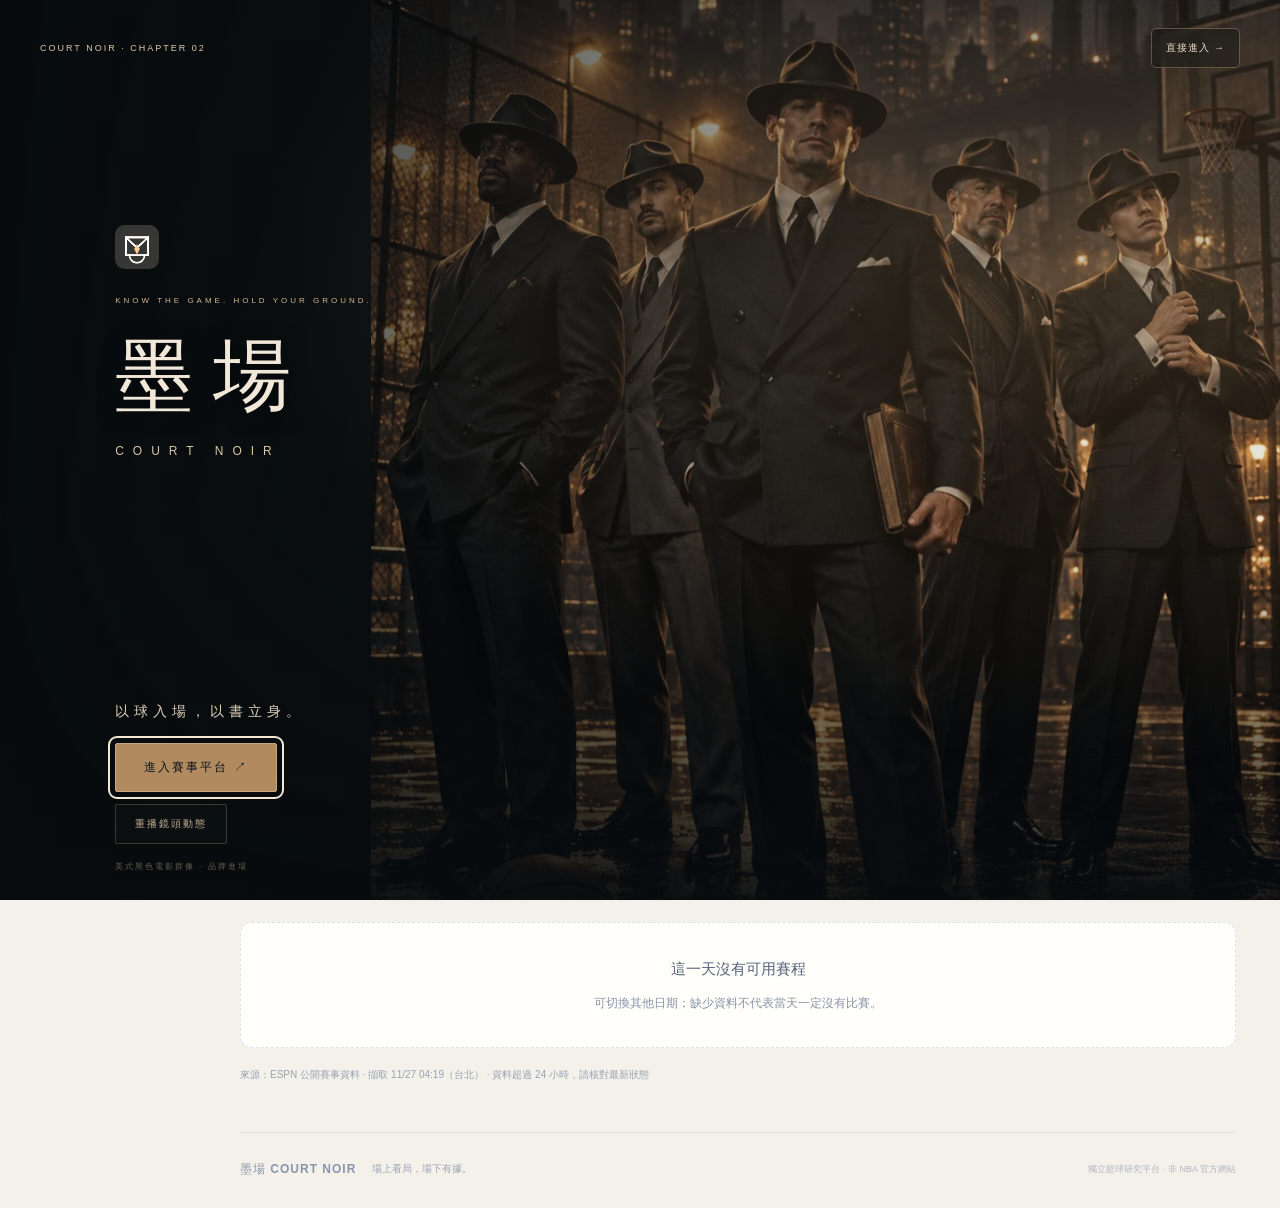
<file: index.html>
<!doctype html>
<html lang="zh-Hant">
<head>
  <meta charset="utf-8">
  <meta name="viewport" content="width=device-width, initial-scale=1, viewport-fit=cover">
  <meta name="theme-color" content="#F4F1EB">
  <meta name="description" content="墨場 COURT NOIR NBA 賽事研究平台。查看賽程、勝負與讓分大小分研究、封存預測成績、球隊及球員資料。">
  <link rel="icon" type="image/svg+xml" href="./assets/court-noir-mark.svg">
  <title>墨場 COURT NOIR｜NBA 賽事研究平台</title>
  <link rel="stylesheet" href="./platform.css?v=20261102-hub1">
  <script src="./localization.js" defer></script>
  <script src="./platform.js?v=20261102-hub1" defer></script>
</head>
<body>
<section id="brand-intro" class="brand-intro cinematic-intro" role="dialog" aria-modal="true" aria-labelledby="intro-title" hidden>
  <div class="cinema-image"><img class="intro-crew" src="./assets/noir-crew-cinematic-v2.webp" alt="五位寫實美式西裝與禮帽人物站在夜間球場，中央人物攜書，前景有籃球" width="1024" height="1536" fetchpriority="high"></div>
  <div class="cinema-shade" aria-hidden="true"></div><div class="cinema-light" aria-hidden="true"></div><div class="cinema-grain" aria-hidden="true"></div>
  <div class="intro-top"><span>COURT NOIR · CHAPTER 02</span><button id="skip-intro" type="button">直接進入 →</button></div>
  <div class="cinema-brand"><img src="./assets/court-noir-mark.svg" width="40" height="40" alt=""><p>KNOW THE GAME. HOLD YOUR GROUND.</p><h2 id="intro-title">墨場</h2><span>COURT NOIR</span></div>
  <div class="cinema-entry"><p>以球入場，以書立身。</p><button id="enter-platform" type="button">進入賽事平台 <span>↗</span></button><button id="watch-intro" type="button">重播鏡頭動態</button><small>美式黑色電影群像 · 品牌進場</small></div>
</section>
<a class="skip" href="#content">跳至主要內容</a>
<header class="topbar">
  <a class="brand" href="#games" aria-label="墨場 COURT NOIR 首頁"><img class="brand-symbol" src="./assets/court-noir-mark.svg" alt="" width="40" height="40"><span class="brand-name">墨場<small>COURT NOIR</small></span></a>
  <div class="header-right"><button id="header-replay" class="header-replay" type="button">觀看開場</button><span class="beta-label">內測版</span><button class="icon-button" id="refresh" aria-label="重新載入最新資料"><svg viewBox="0 0 24 24" aria-hidden="true"><path d="M20 7v5h-5M4 17v-5h5M6 7a7 7 0 0 1 12-1l2 6M4 12l2 6a7 7 0 0 0 12-1"/></svg></button></div>
</header>
<div class="app-shell">
<nav class="primary-nav" aria-label="主要導覽">
  <div class="nav-label">探索平台</div>
  <button data-page="games" aria-current="page"><svg viewBox="0 0 24 24" aria-hidden="true"><rect x="4" y="5" width="16" height="16" rx="3"/><path d="M8 3v4m8-4v4M4 11h16m-11 4h2m2 0h2m-6 3h2"/></svg><span>賽事中心</span></button>
  <button data-page="results"><svg viewBox="0 0 24 24" aria-hidden="true"><path d="M5 20V12m7 8V4m7 16V8M3 20h19"/></svg><span>預測成績</span></button>
  <button data-page="data"><svg viewBox="0 0 24 24" aria-hidden="true"><path d="M4 20v-3a4 4 0 0 1 4-4h3a4 4 0 0 1 4 4v3m3-7a4 4 0 0 1 3 4v3"/><circle cx="9.5" cy="6.5" r="3.5"/><path d="M17 3a3.5 3.5 0 0 1 0 7"/></svg><span>球隊球員</span></button>
  <button data-page="platform"><svg viewBox="0 0 24 24" aria-hidden="true"><path d="M12 3l8 4v10l-8 4-8-4V7l8-4zm0 9l8-5m-8 5L4 7m8 5v9"/></svg><span>關於平台</span></button>
  <div class="sidebar-note"><i></i> 研究持續累積中<br><span>以可核對的紀錄，衡量每次預測。</span></div>
</nav>
<main id="content" tabindex="-1">
  <div id="load-status" class="load-status" role="status">正在讀取最新賽事資料…</div>
  <section id="page-games" class="page">
    <div class="page-heading"><div><p class="eyebrow">NBA · GAME CENTER</p><h1>賽事中心</h1><p class="subtitle">賽程、模型觀點與場上表現，一起看清楚。</p></div><span id="today-label" class="date-label"></span></div>
    <section class="hero" aria-labelledby="hero-title"><div class="hero-copy"><span class="hero-kicker">COURT NOIR · BASKETBALL INTELLIGENCE</span><h2 id="hero-title">看懂局勢，<br>不失風度。</h2><p>獨贏、讓分、大小分，<br>每個觀點，都有資料落點。</p><button class="hero-cta" data-goto="results">查看預測紀錄 <span>↗</span></button></div><div class="court" aria-hidden="true"><svg viewBox="0 0 340 300"><g fill="none" stroke="currentColor" stroke-width="1.5"><path d="M20 20h300v520H20zM20 100h58a92 92 0 0 0 184 0h58M122 20v110h96V20M122 130a48 48 0 0 0 96 0M154 48h32m-16 0v12"/><circle cx="170" cy="72" r="12"/><path d="M170 20v260" stroke-dasharray="5 7"/></g><g fill="currentColor"><circle cx="95" cy="176" r="5"/><circle cx="249" cy="160" r="4"/><circle cx="171" cy="105" r="6"/><circle cx="202" cy="207" r="4"/><circle cx="67" cy="81" r="3"/></g></svg><span class="court-caption">THE GAME. THE DATA.</span></div></section>
    <div class="schedule-heading"><div><p class="eyebrow">PREGAME BRIEFING</p><h2 id="schedule-title">賽前預測</h2></div><div class="schedule-actions"><button id="go-today" class="text-button">今日賽果</button><button id="go-tomorrow" class="tomorrow-button">明日預測 ↗</button></div></div>
    <p id="selected-date-context" class="context-note"></p>
    <div id="schedule-dates" class="date-strip" aria-label="選擇比賽日期"></div>
    <div class="filter-bar"><div id="forecast-models" class="segmented" aria-label="預測模型"><button data-model="elo" aria-pressed="true">Elo</button><button data-model="apex" aria-pressed="false">APEX</button><button data-model="ensemble" aria-pressed="false">融合候選</button><button data-model="factor" aria-pressed="false">因子＋陣容</button><button data-model="gbdt" aria-pressed="false">CPU 樹模型</button></div><span id="game-count" class="quiet"></span></div>
    <div id="market-availability" class="market-availability" role="status"></div>
    <p class="context-note" id="model-context">Elo 勝率與比分推估供研究參考；讓分、大小分機率尚未完成盤口校準。</p>
    <div id="game-list" class="game-grid" aria-live="polite"></div>
    <div class="source-line" id="game-source"></div>
  </section>
  <section id="page-results" class="page" hidden>
    <div class="page-heading"><div><p class="eyebrow">PREDICTION RECORD</p><h1>預測成績</h1><p class="subtitle">看得見當時的判斷，也核對最後的結果。</p></div></div>
    <div class="notice"><strong>先看紀錄，再談準確率</strong><p id="audit-scope">正在讀取封存紀錄…</p></div>
    <div class="filter-bar results-filters"><label>日期<select id="result-day" aria-label="核對日期"></select></label><label>模型<select id="result-model"><option value="elo">Elo 封存核對</option><option value="apex">APEX 真實賽前</option><option value="ensemble">融合候選：真實賽前</option><option value="online">增量模型真實賽前</option><option value="factor">計分因子：賽前封存</option><option value="gbdt">CPU 樹模型：候選實測</option></select></label><label>項目<select id="result-market"><option value="all">全部項目</option><option value="moneyline">勝負</option><option value="spread">讓分／受讓</option><option value="total">大小分</option></select></label></div>
    <p id="result-freshness" class="source-line" role="status"></p>
    <div id="result-metrics" class="metric-grid"></div>
    <div class="section-heading"><h2>逐場核對</h2><span class="quiet" id="result-count"></span></div>
    <div id="result-list" aria-live="polite"></div>
    <details class="disclosure"><summary>核對方式與資料限制</summary><p>此頁使用公開歷史 Git 提交中的賽前紀錄，依原核對檔的資格規則呈現。讓分與大小分的盤口來源尚未驗證，因此表中的方向命中不能視為已驗證的投注績效。未符合封存條件的場次另行標示；賽後重跑的回測不會計入真實賽前成績。</p><a href="./research.html">查看研究紀錄與回測說明 ↗</a></details>
  </section>
  <section id="page-data" class="page" hidden>
    <div class="page-heading"><div><p class="eyebrow">LEAGUE INTELLIGENCE</p><h1>球隊與球員</h1><p class="subtitle">從球隊近況到球員出賽，找到影響比賽的線索。</p></div></div>
    <div class="data-toolbar"><div class="segmented" id="data-tabs"><button data-dataset="teams" aria-pressed="true">球隊</button><button data-dataset="players" aria-pressed="false">球員</button><button data-dataset="injuries" aria-pressed="false">傷停</button></div><input id="data-search" type="search" placeholder="搜尋球隊或球員" aria-label="搜尋球隊或球員"></div>
    <p class="context-note" id="data-context"></p><div id="data-list" aria-live="polite"></div><div class="source-line" id="data-source"></div>
  </section>
  <section id="page-platform" class="page" hidden>
    <div class="page-heading"><div><p class="eyebrow">ABOUT COURT NOIR</p><h1>用紀錄，建立信任。</h1><p class="subtitle">一個把預測、資料與驗證放在同一條脈絡的籃球分析平台。</p></div></div>
    <div class="platform-intro"><span class="small-label">目前階段</span><h2>持續驗證的內測平台</h2><p>目前以 Elo 提供公開研究預測，APEX 與融合方案累積真實賽前證據後再評估。模型更新必須經驗證與人工審核，不會因少量比賽的短期成績自動升級。</p></div>
    <div class="section-heading"><h2>模型與整合狀態</h2><span class="quiet">如實呈現進度</span></div><div id="model-status" class="model-grid"></div>
    <div id="model-hub-overview" class="panel factor-overview"></div>
    <div id="gbdt-overview" class="panel factor-overview"></div>
    <div id="factor-overview" class="panel factor-overview"></div>
    <div id="context-overview" class="panel factor-overview"></div>
    <div class="section-heading"><h2>資料如何持續累積</h2></div><div id="integration-summary" class="panel"></div>
    <div class="section-heading"><h2>資料與使用說明</h2></div><div class="panel text-panel"><h3>來源與更新</h3><p>公開賽程、球員比賽數據及傷停由現有資料收集流程更新；每個頁面標示擷取時間。私人模型進度以人工確認的彙總快照呈現，超過 24 小時會提醒重新核對。</p><h3>內測與後續服務</h3><p>目前未開放訂閱或收款。資料來源的商業使用與再散布權利仍須確認，完成授權及長期模型驗證後才適合提供付費服務。</p><h3>研究定位</h3><p>球員能力、預估上場時間和勝率屬於推估，不能視為已知事實；傷停未列名也不等於健康。任何模型均不保證賽果或收益。</p><div class="text-links"><a href="./research.html">完整研究紀錄 ↗</a><a href="https://official.nba.com/nba-injury-report-2026-27-season/" target="_blank" rel="noopener noreferrer">NBA 官方傷情報告 ↗</a></div></div>
    <div class="panel factor-research-entry"><span class="small-label">實測完成 · 實驗上線</span><h3>把球場線索，變成可核對的加減分。</h3><p>計數因子已完成歷史實測並以實驗模式上線，可查看每項加減分、基準比較與賽前封存；目前未取代 Elo 主模型。</p><a href="https://github.com/leonlin047/nba-paper-lab-web/blob/main/docs/COUNTABLE_FACTORS_RESEARCH_20261028.md">閱讀論文研究與評分卡草案 ↗</a></div>
    <button id="replay-intro" class="text-button intro-replay" type="button">重播品牌開場 ↗</button>
    <div id="platform-asof" class="source-line"></div>
  </section>
  <footer><a class="footer-brand" href="#games">墨場 COURT NOIR</a><p>場上看局，場下有據。</p><span>獨立籃球研究平台 · 非 NBA 官方網站</span></footer>
</main>
</div>
<dialog id="game-dialog" aria-labelledby="dialog-title"><div class="dialog-top"><span class="eyebrow">GAME INSIGHT</span><button id="dialog-close" class="icon-button" aria-label="關閉分析">×</button></div><div id="dialog-content"></div></dialog>
<noscript><p class="notice">請開啟 JavaScript 讀取最新賽事；也可前往 <a href="./research.html">研究紀錄</a>。</p></noscript>
</body>
</html>
</file>
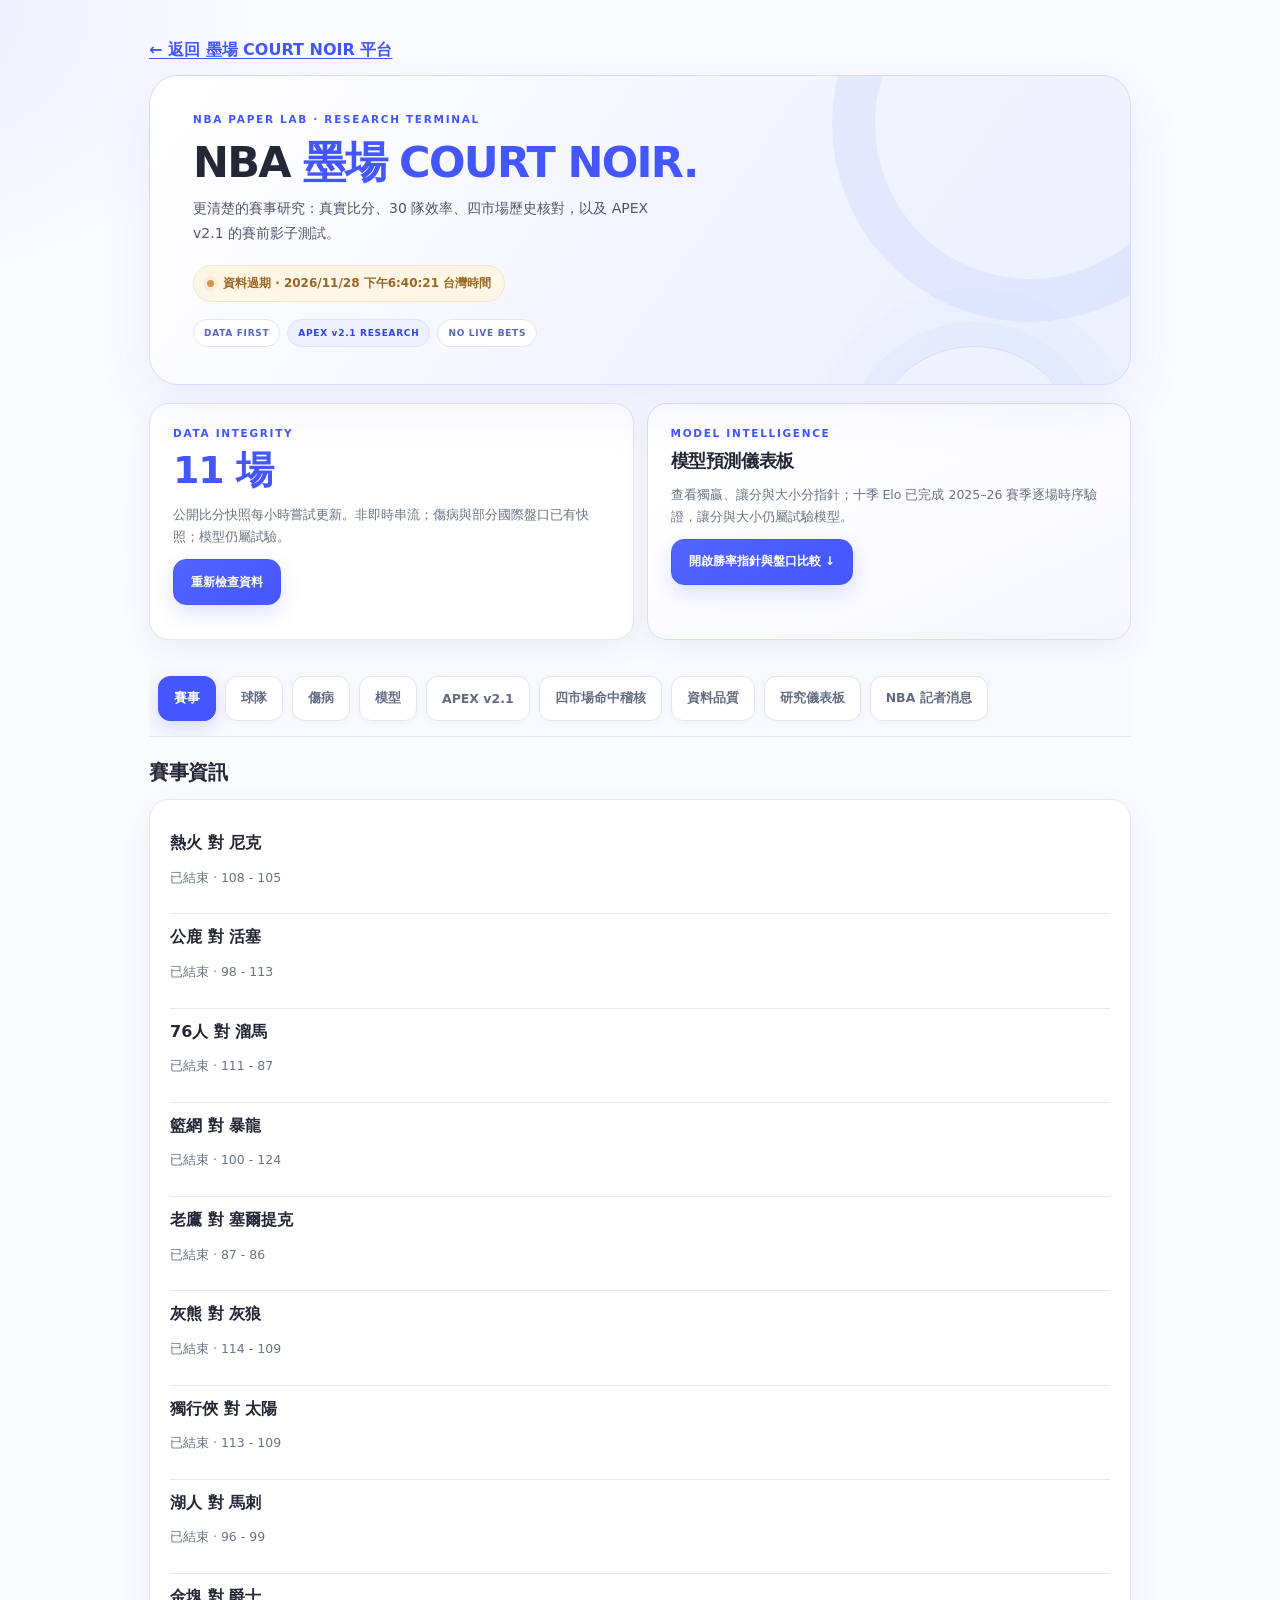
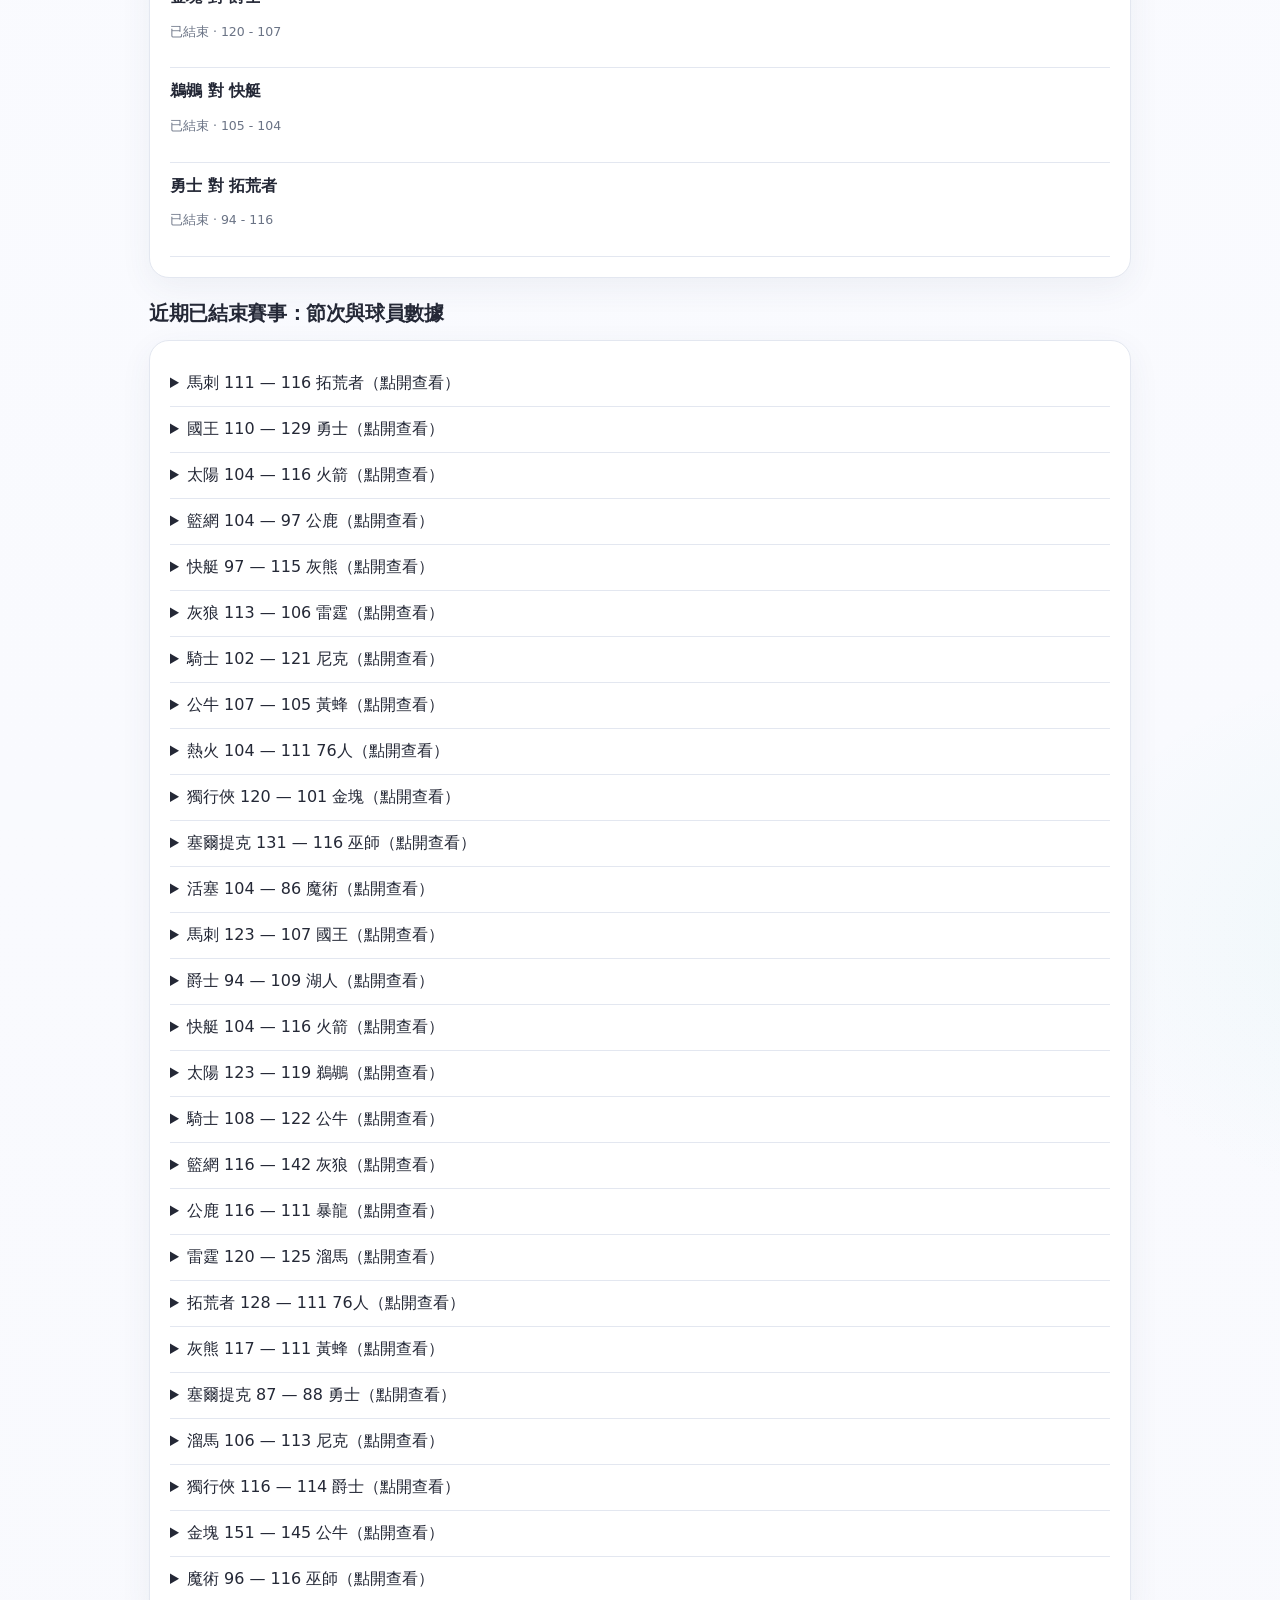
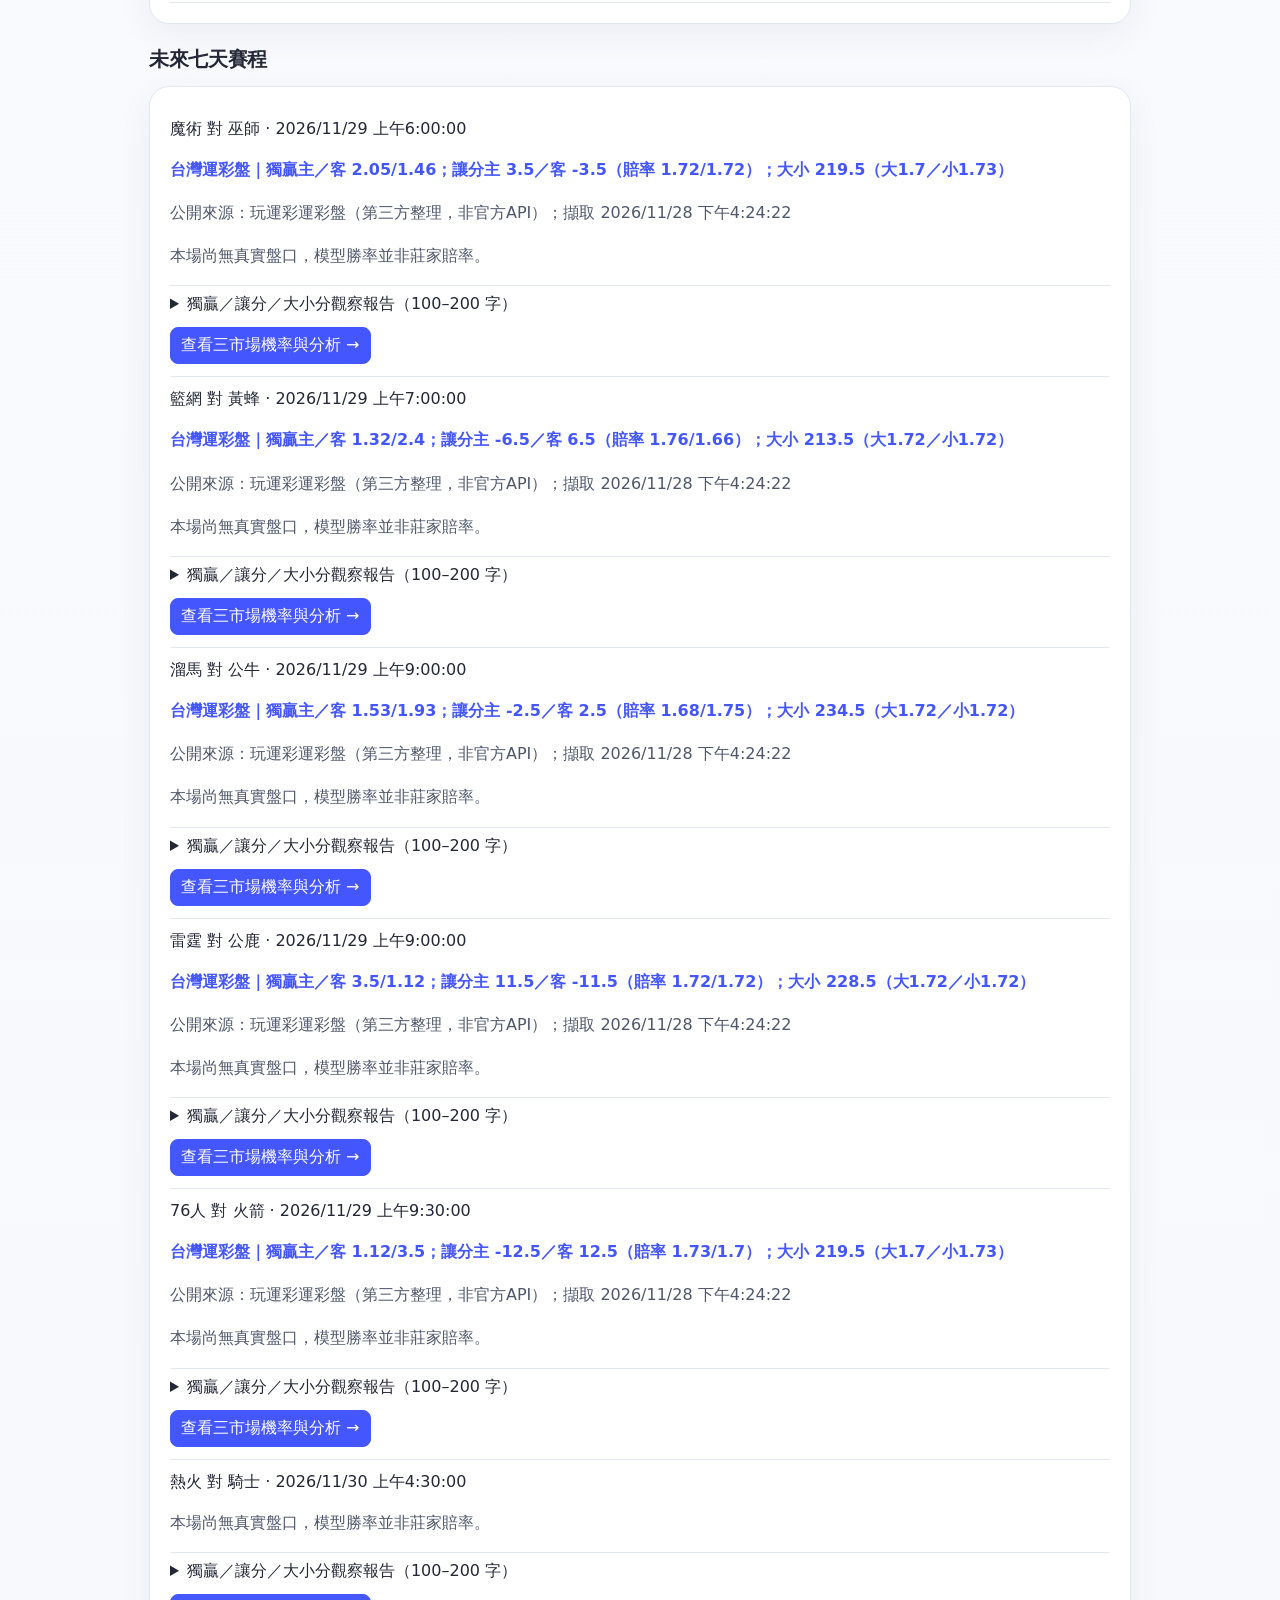
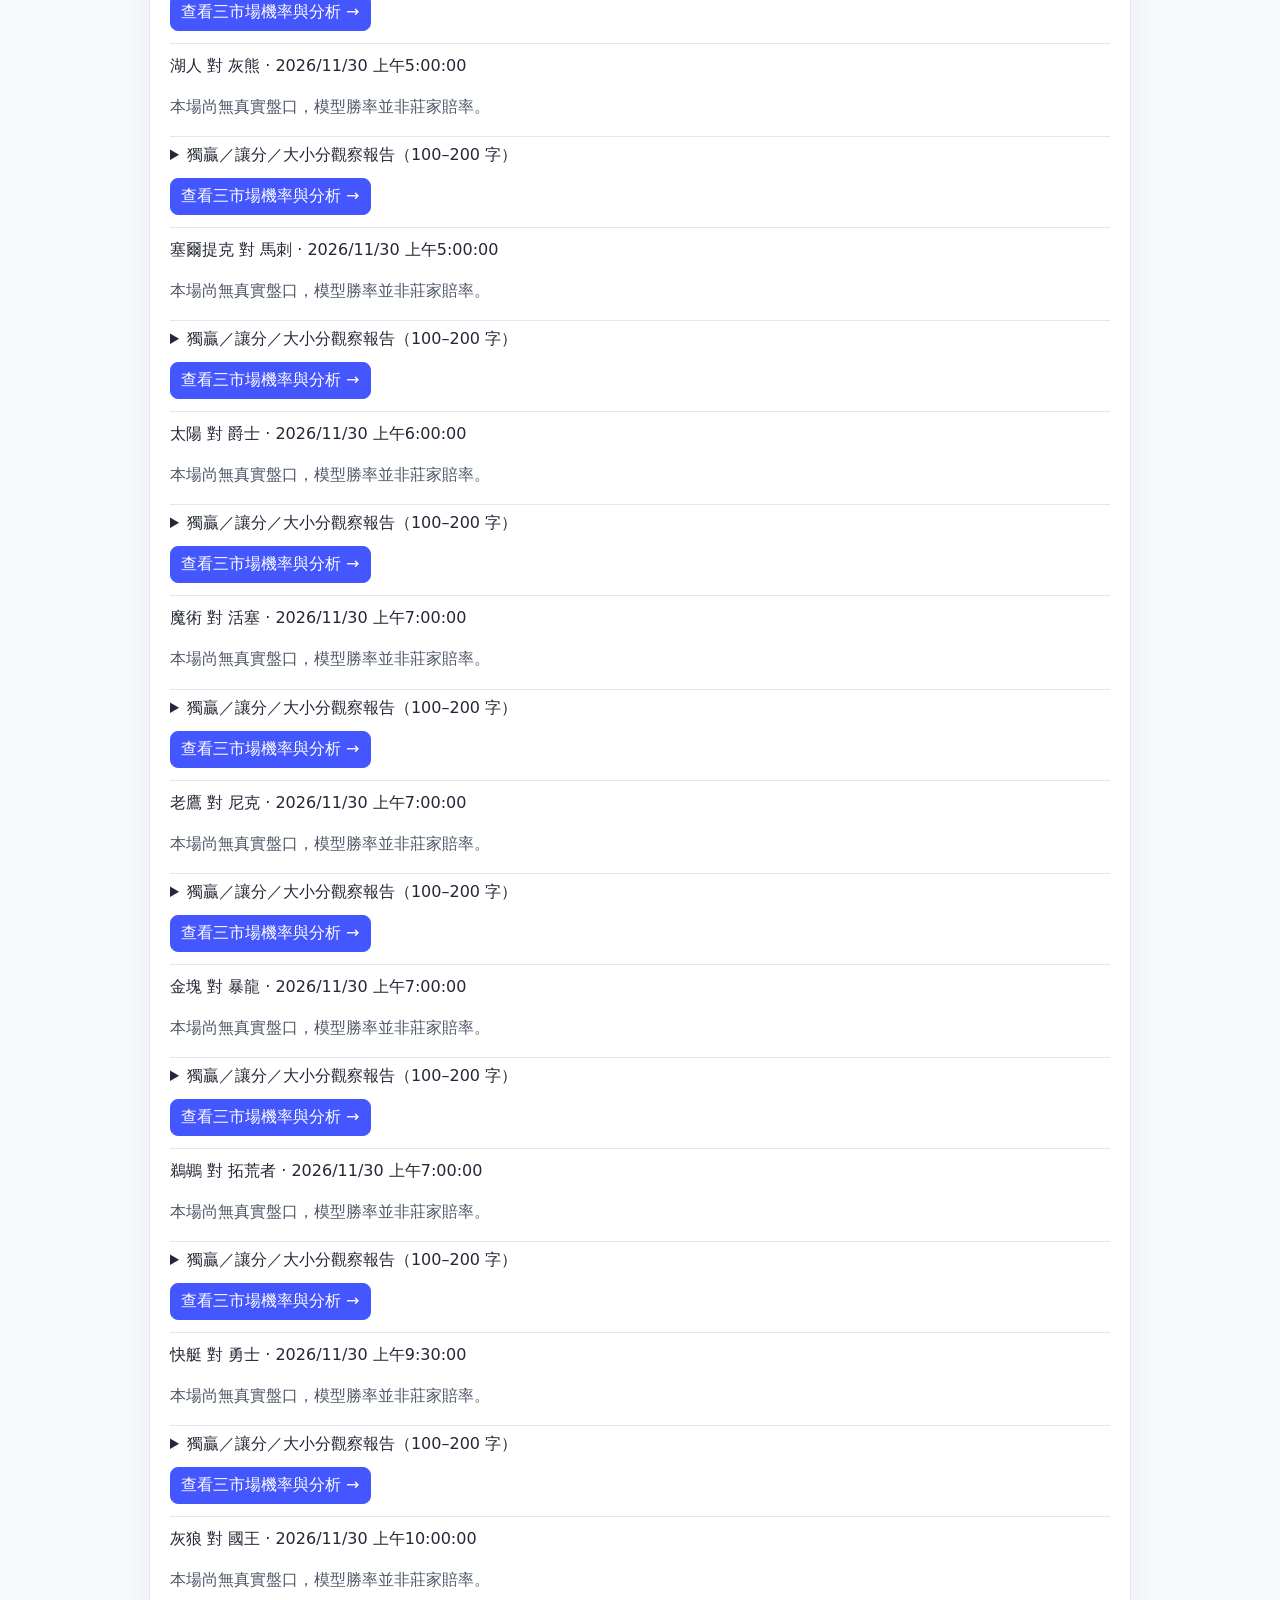
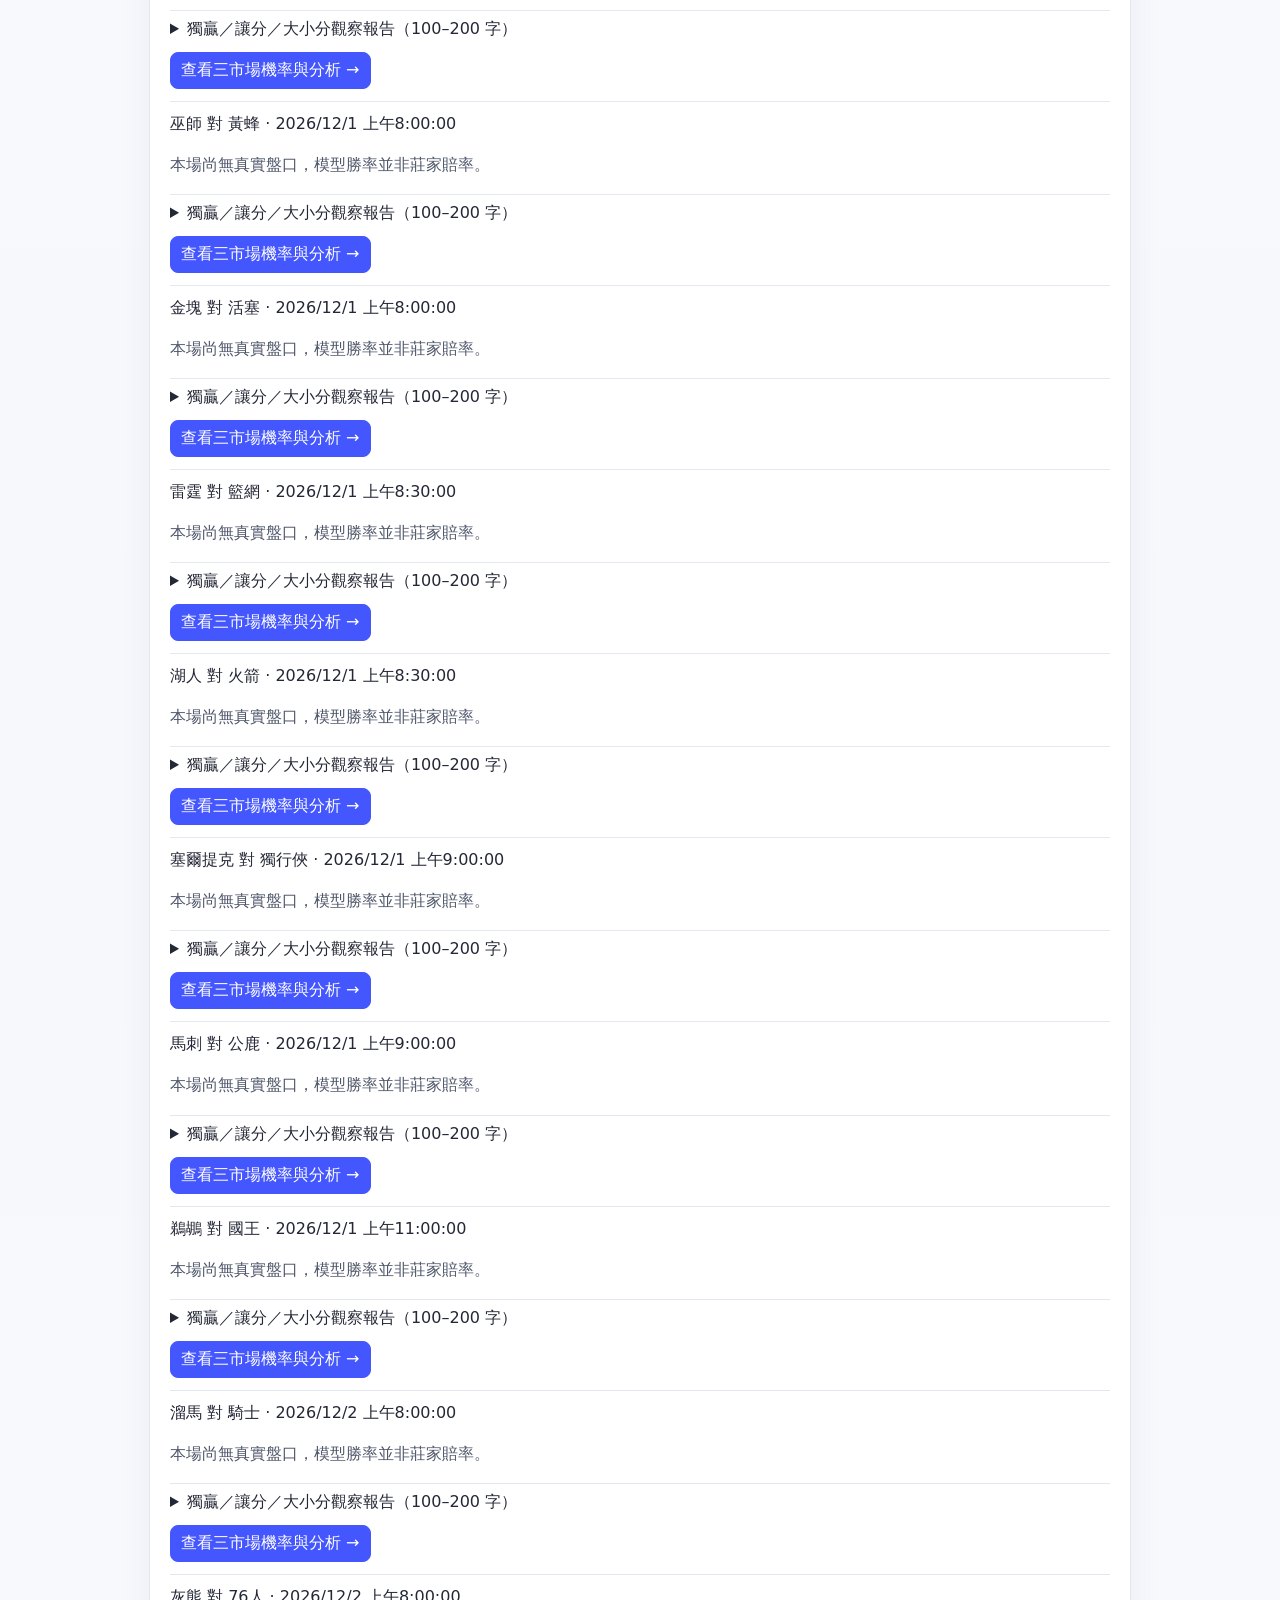
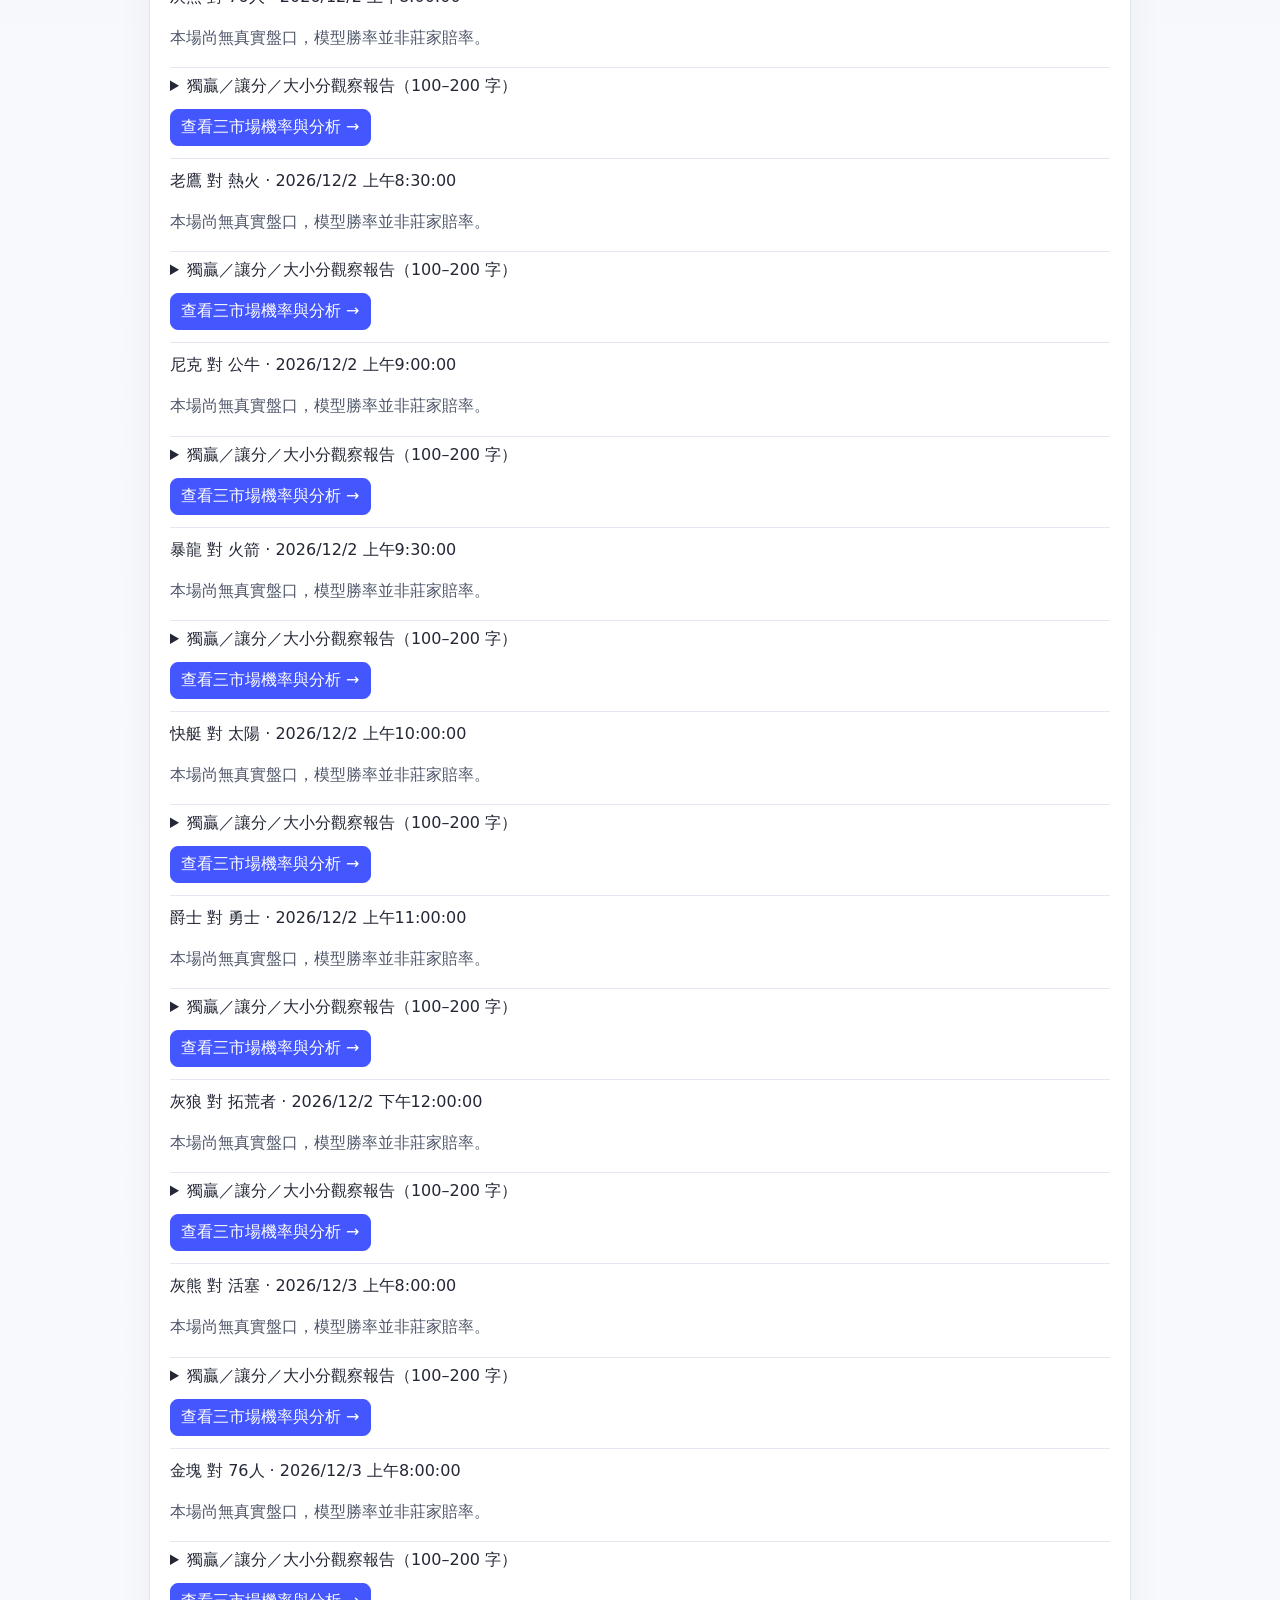
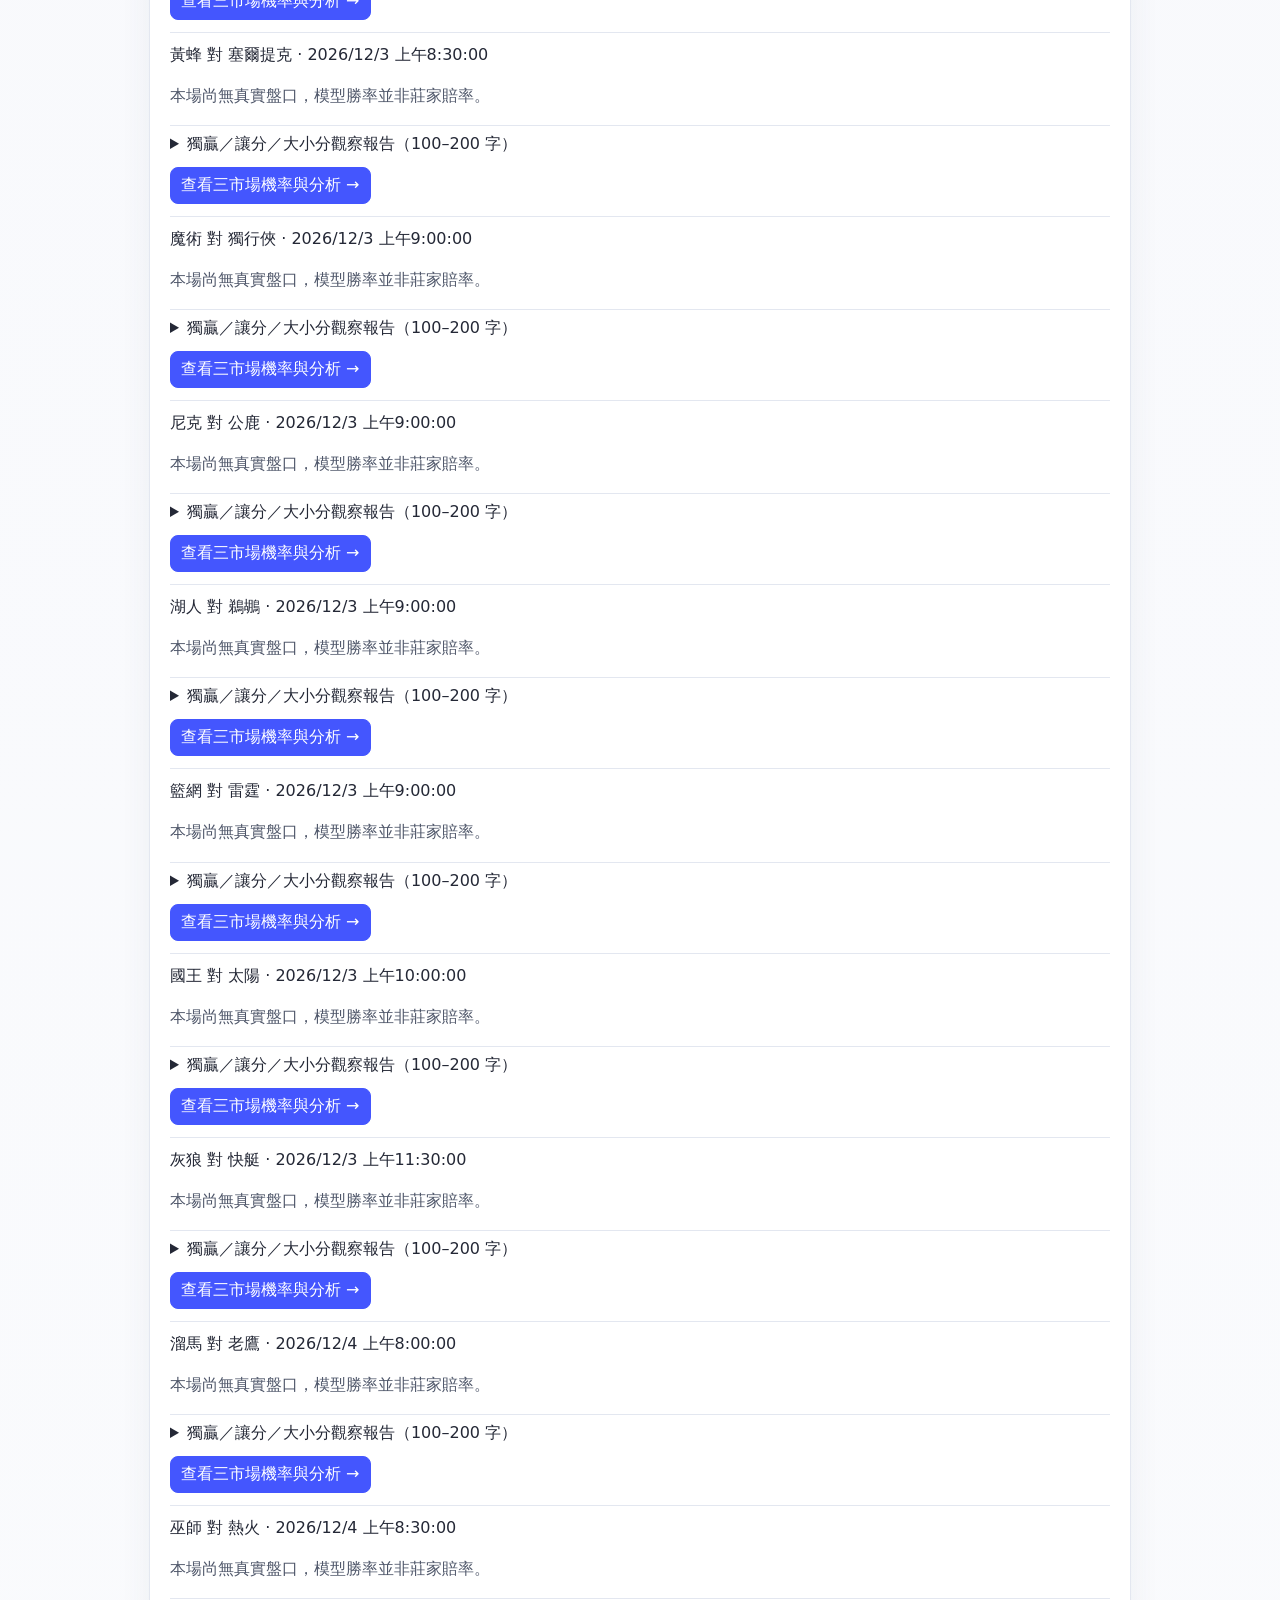
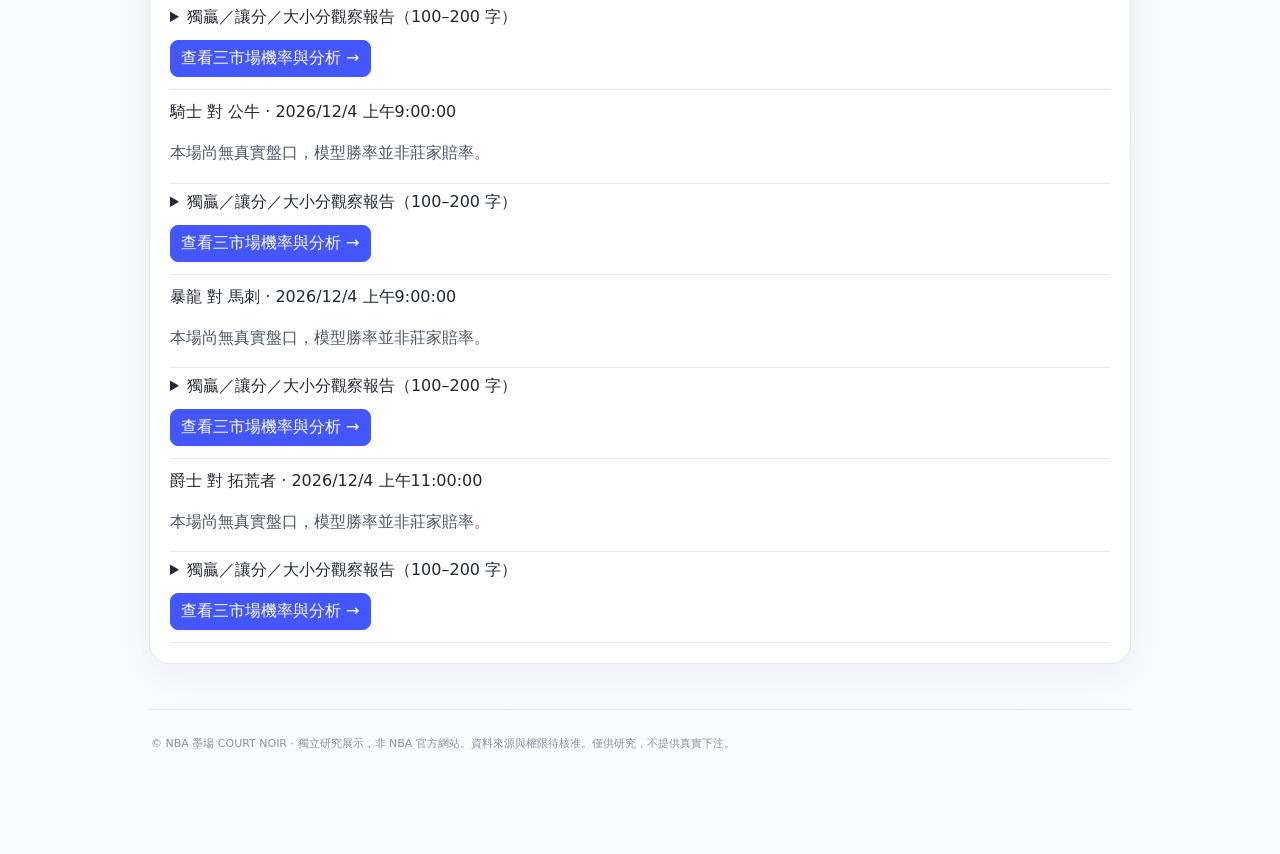
<file: research.html>
<!doctype html><html lang="zh-Hant"><head><meta charset="utf-8"><meta name="viewport" content="width=device-width,initial-scale=1"><meta name="theme-color" content="#F8F9FC"><title>墨場 COURT NOIR — 研究紀錄</title><style>:root{font-family:-apple-system,BlinkMacSystemFont,"Noto Sans TC",sans-serif;color-scheme:dark}*{box-sizing:border-box}body{margin:0;background:radial-gradient(ellipse at 30% 0%,#20335a,#080f20 65%);color:#eaf0ff}main{max-width:850px;margin:auto;padding:22px 16px 70px}.eyebrow{color:#9cb8ee;font-size:11px;letter-spacing:2px;font-weight:700}h1{font-size:28px;letter-spacing:-1px;margin:8px 0}h2{font-size:17px}p{line-height:1.7;color:#aebbd1}.card{border:1px solid #2b3d5b;border-radius:19px;background:#121e33;padding:18px;margin:12px 0;box-shadow:0 12px 35px #0002}.status{display:inline-flex;gap:8px;align-items:center;color:#f6c978;background:#4c391a44;padding:8px 12px;border-radius:30px;font-size:12px}.dot{height:7px;width:7px;border-radius:50%;background:#f6c978}.tabs{display:flex;gap:8px;overflow-x:auto;padding:12px 0;scrollbar-width:none}.tabs button{white-space:nowrap;min-height:46px;border-radius:13px;background:#192741;border:1px solid #304362;color:#b9c8df;padding:11px 16px;font-weight:600}.tabs button[aria-selected=true]{background:#3c72e8;color:#fff;border-color:#81a7ff}button,input{font:inherit}button{cursor:pointer}button:focus-visible,input:focus-visible{outline:3px solid #8db9ff;outline-offset:3px}.pane[hidden]{display:none}.muted{font-size:13px;color:#95a7c2}.metric{font-size:30px;font-weight:800;margin:8px 0}.grid{display:grid;grid-template-columns:repeat(2,1fr);gap:10px}.grid .card{margin:0}input{width:100%;border:1px solid #3c5170;background:#0b172a;color:#fff;border-radius:12px;padding:14px}footer{font-size:12px;color:#8392ab;margin-top:30px}.cta{background:#254d91;color:white;border:1px solid #4c85df;padding:12px 18px;border-radius:12px}.tag{color:#82b6ff;font-size:12px}.pl-panel{background:#15253e;border:1px solid #344a6c;padding:16px;border-radius:15px;margin:10px 0}.pl-muted{font-size:13px;color:#a7b7d0;line-height:1.65}.pl-tag{display:inline-block;border:1px solid #6982a8;padding:5px 10px;border-radius:20px;font-size:12px}.pl-gauge{position:relative;width:210px;height:116px;margin:18px auto 0;border-radius:110px 110px 0 0;background:conic-gradient(from 270deg at 50% 100%,#c95c5c 0deg,#dfb95d 80deg,#5ab78d 180deg,transparent 180deg);overflow:hidden}.pl-gauge:after{content:"";position:absolute;left:24px;right:24px;bottom:0;height:82px;background:#15253e;border-radius:95px 95px 0 0}.pl-needle{position:absolute;bottom:0;left:50%;width:3px;height:87px;background:#fff;transform-origin:bottom center;z-index:2}.pl-gauge-value{position:absolute;bottom:9px;left:0;right:0;text-align:center;font-weight:800;font-size:23px;z-index:3}.audit-row{padding:12px 0;border-bottom:1px solid #344864}.audit-row summary{font-size:13px;font-weight:650;cursor:pointer;line-height:1.7}.audit-row p{font-size:12px;margin:6px 0}.audit-good{color:#91e4b0}.audit-bad{color:#f5b6ad}.audit-muted{color:#b3c3dc}.team-result{font-size:12px;line-height:1.8;padding:10px 0;border-bottom:1px solid #344864}.team-result strong{color:#d7e7ff}.team-metrics{display:grid;grid-template-columns:1fr 1fr;gap:7px}.team-metrics span{border:1px solid #364a66;border-radius:8px;background:#10213b;padding:7px;min-width:0;font-size:11px}.team-metrics b{display:block;font-size:15px;margin-top:5px}.team-controls{display:flex;gap:8px;margin:12px 0}.team-controls select{width:50%;min-width:0;border:1px solid #3c5170;background:#0b172a;color:#fff;border-radius:9px;padding:10px;min-height:44px}.lab-note{border-left:3px solid #f2ba68;padding:10px;background:#55412432;border-radius:7px;font-size:12px;line-height:1.7}select{color:#f7f9ff;background:#132541;border-radius:10px;border:1px solid #45648c;padding:12px;font:inherit;width:100%;min-width:0;min-height:44px}.apex-switch{display:flex;flex-wrap:wrap;gap:8px;margin:13px 0}.apex-button{padding:11px 12px;min-height:44px;border-radius:10px;border:1px solid #415f85;background:#1b2e4b;color:#d8e7ff;font-weight:600}.apex-button[aria-pressed=true]{background:#396ae1;border-color:#97b6ff;color:white}.apex-row{display:flex;justify-content:space-between;gap:12px;align-items:start;border-bottom:1px solid #344864;padding:11px 4px;font-size:12px;line-height:1.55}.apex-row span{color:#99accb}.apex-row strong{text-align:right;color:#e2edff;max-width:60%}</style><link rel="stylesheet" href="./theme-4456fe.css?v=20261027" media="all"><script src="./localization.js"></script><script src="./localization-extra.js"></script></head><body><main><a href="./" style="display:inline-block;padding:14px 0;color:#4456fe;font-weight:700">← 返回 墨場 COURT NOIR 平台</a><header class="site-hero"><div class="eyebrow">NBA PAPER LAB · RESEARCH TERMINAL</div><h1>NBA <span>墨場 COURT NOIR.</span></h1><p>更清楚的賽事研究：真實比分、30 隊效率、四市場歷史核對，以及 APEX v2.1 的賽前影子測試。</p><div class="status"><span class="dot"></span><span id="health">等待公開資料接入</span></div><div class="hero-meta"><span>DATA FIRST</span><span>APEX v2.1 RESEARCH</span><span>NO LIVE BETS</span></div></header><div class="overview-grid"><div class="card live-overview"><div class="eyebrow">DATA INTEGRITY</div><div class="metric" id="live-count">讀取中</div><p class="muted">公開比分快照每小時嘗試更新。非即時串流；傷病與部分國際盤口已有快照；模型仍屬試驗。</p><button class="cta" id="check" type="button">重新檢查資料</button><p id="check-result" class="muted" aria-live="polite"></p></div><div class="card model-overview"><div class="eyebrow">MODEL INTELLIGENCE</div><strong>模型預測儀表板</strong><p class="muted">查看獨贏、讓分與大小分指針；十季 Elo 已完成 2025–26 賽季逐場時序驗證，讓分與大小仍屬試驗模型。</p><button type="button" class="cta" id="open-research">開啟勝率指針與盤口比較 ↓</button></div></div><nav class="tabs" aria-label="研究分頁"><button type="button" aria-selected="true" data-target="games">賽事</button><button type="button" aria-selected="false" data-target="teams">球隊</button><button type="button" aria-selected="false" data-target="injuries">傷病</button><button type="button" aria-selected="false" data-target="models">模型</button><button type="button" aria-selected="false" data-target="apex-v21">APEX v2.1</button><button type="button" aria-selected="false" data-target="audit">四市場命中稽核</button><button type="button" aria-selected="false" data-target="quality">資料品質</button><button type="button" aria-selected="false" data-target="research">研究儀表板</button><button type="button" aria-selected="false" data-target="news">NBA 記者消息</button></nav><section class="pane" id="games"><h2>賽事資訊</h2><div class="card" id="games-data">正在載入賽事快照…</div><h2>近期已結束賽事：節次與球員數據</h2><div id="completed-details" class="card">正在載入完賽細節…</div><h2>未來七天賽程</h2><div id="upcoming-games" class="card">正在載入未來賽程…</div></section><section class="pane" id="teams" hidden><h2>30 隊研究</h2><input id="search" placeholder="搜尋球隊（例如 Lakers、Celtics）" aria-label="搜尋球隊"><div id="team-output" class="card">正在載入 30 隊名錄…</div><h2>30 隊前一季進階統計與雙隊比較</h2><p class="muted">以下為 2025–26 賽季彙整，並非本季即時能力。資料再發布權限仍待確認。</p><div id="team-compare" class="card">載入雙隊比較…</div></section><section class="pane" id="injuries" hidden><h2>傷病與出賽</h2><p class="muted">ESPN 公開傷病資訊。未列出不代表健康，是否出賽以官方公告為準。球員中文名稱含常用譯名及部分音譯。</p><div id="injuries-data" class="card">載入傷病快照…</div></section><section class="pane" id="models" hidden><h2>獨贏模型與歷史時序驗證</h2><div class="grid"><div class="card"><div class="eyebrow">2025–26 賽季滾動驗證場次</div><div class="metric" id="model-sample">—</div><div class="muted">固定參數，每場預測時僅使用當時已完賽資料</div></div><div class="card"><div class="eyebrow">2025–26 獨贏 Brier Score</div><div class="metric" id="model-brier">—</div><div class="muted">越低越好；不等於投注報酬或正期望值</div></div><div class="card"><div class="eyebrow">2025–26 獨贏 Log Loss</div><div class="metric" id="model-logloss">—</div><div class="muted">對高信心誤判更加敏感</div></div></div><p>讓分／大小分模型目前只有比分分差誤差的樣本外測試，還沒有完整歷史盤口的過盤率校準。<span id="model-score-mae">正在讀取歷史分差與總分預測誤差…</span> 僅供紙上研究，不提供下注操作。</p></section><section class="pane" id="apex-v21" hidden><h2>APEX v2.1｜分差與總分聯合模型</h2><p class="muted">真正賽前保存的獨立研究模型；提供 Elo 並行比較、研究模型原理及資料品質限制。尚無可驗證樣本時不顯示虛構勝率。</p><div id="apex-v21-terminal" aria-live="polite"><div class="card">正在讀取 APEX v2.1 私人研究聚合狀態…</div></div></section><section class="pane" id="audit" hidden><h2>10/24–10/25 四市場賽前命中稽核</h2><p class="muted">從開賽前逾 60 分鐘保存的 GitHub 版本比對完賽結果。讓分與大小分為試驗模型對當時參考線的分析，並非已取得再發布授權或經校準的博彩公司績效。</p><div id="audit-metrics" class="grid"></div><div class="card"><h2>按日期與市場查看逐場結果</h2><div class="grid"><select id="audit-day" aria-label="比對日期"><option value="all">兩天合計</option><option value="2026-10-24">2026/10/24</option><option value="2026-10-25">2026/10/25</option></select><select id="audit-market" aria-label="比對市場"><option value="moneyline">獨贏</option><option value="spread">讓分／受讓</option><option value="over">大分</option><option value="under">小分</option><option value="total">大小分合計</option></select></div><p class="muted" id="audit-count"></p><div id="audit-results"></div></div><div class="card" id="learning-status"><h2>模型進化與限制</h2>載入研究狀態…</div></section><section class="pane" id="quality" hidden><h2>資料品質</h2><div class="card"><div class="tag">SOURCE STATUS</div><p>公開賽事與研究資料定期更新</p><p>更新時間：詳見各頁快照</p><p>授權狀態：待確認</p></div></section><section class="pane" id="news" hidden><h2>NBA 記者與官方消息</h2><p class="muted">以官方出賽公告優先，其次是署名記者新聞。X 帳號僅提供來源連結；未授權接入 X API 前，不宣稱已監控即時貼文。任何社群消息均需再次核實。</p><div id="news-articles" class="card">正在載入 NBA 新聞快照…</div><h2>官方與 X 記者關注清單</h2><div id="insiders-list" class="card">載入來源清單…</div></section><section class="pane" id="research" hidden><div id="research-terminal"><h2>獨贏／讓分／大小分分析儀表板</h2><p class="pl-muted" id="pl-market-coverage">正在核對實際盤口的覆蓋率…</p><p class="pl-muted">可切換獨贏、讓分／受讓、大分與小分。獨贏十季 Elo 已完成 2025–26 賽季逐場時序驗證；讓分、大小分仍是未校準的試驗模型，盤口機率與模型機率請分開判讀。</p><div id="pl-predictions" class="pl-panel"></div><h2>台灣 NBA 運彩盤（玩運彩公開整理）</h2><div id="pl-tw-odds" class="pl-panel">載入台灣盤口快照…</div><h2>國際盤口比較（DraftKings 等）</h2><div id="pl-odds" class="pl-panel"></div><h2>資料來源與授權</h2><div id="pl-sources"></div><p id="pl-update" class="pl-muted"></p><button id="pl-refresh" class="cta">更新研究資料</button></div></section><footer>© NBA 墨場 COURT NOIR · 獨立研究展示，非 NBA 官方網站。資料來源與權限待核准。僅供研究，不提供真實下注。</footer></main><script>"use strict";const buttons=[...document.querySelectorAll("[data-target]")];for(const b of buttons){b.addEventListener("click",()=>{for(const x of buttons){const active=x===b;x.setAttribute("aria-selected",String(active));document.getElementById(x.dataset.target).hidden=!active}})}document.getElementById("check").addEventListener("click",()=>{document.getElementById("check-result").textContent="正在重新讀取比分快照…";loadScoreboard().then(()=>document.getElementById("check-result").textContent="檢查完成，請確認資料時間。")});document.getElementById("search").addEventListener("input",e=>{const q=e.target.value.trim();document.getElementById("team-output").textContent=q?"搜尋「"+q+"」：球隊進階統計尚未接入。":"球隊進階統計尚未接入。"});async function loadScoreboard(){const target=document.getElementById("games-data"),health=document.getElementById("health"),count=document.getElementById("live-count");try{const r=await fetch("./data/scoreboard.json?t="+Date.now(),{cache:"no-store"});if(!r.ok)throw Error("HTTP "+r.status);const d=await r.json();if(!Array.isArray(d.games))throw Error("資料格式異常");const age=(Date.now()-Date.parse(d.captured_at))/3600000;if(!Number.isFinite(age))throw Error("時間格式異常");health.textContent=(age>3?"資料過期 · ":"快照可用 · ")+new Date(d.captured_at).toLocaleString("zh-TW",{timeZone:"Asia/Taipei"})+" 台灣時間";count.textContent=d.games.length+" 場";document.getElementById("quality-source").textContent="比分來源："+(d.source||"未標示");document.getElementById("quality-updated").textContent="最後更新："+new Date(d.captured_at).toLocaleString("zh-TW",{timeZone:"Asia/Taipei"})+"（台灣時間）";target.replaceChildren();if(!d.games.length){target.textContent="這次快照沒有賽事；請確認賽程日期。";return}for(const g of d.games){const row=document.createElement("div");row.style.cssText="padding:13px 0;border-bottom:1px solid #304362";const name=document.createElement("strong");name.textContent=g.away+" @ "+g.home;const detail=document.createElement("p");detail.className="muted";detail.textContent=g.status+" · "+(g.away_score==null?"比分未公布":g.away_score+" - "+g.home_score);name.textContent=window.NbaZh.teamShort(g.away)+" 對 "+window.NbaZh.teamShort(g.home);row.append(name,detail);target.append(row)}}catch(e){health.textContent="賽事資料尚未就緒";count.textContent="—";target.textContent="尚無可用的賽事快照（"+e.message+"）。";document.getElementById("quality-source").textContent="比分來源：載入失敗" }}loadScoreboard();document.getElementById("open-research").addEventListener("click",()=>{document.querySelector('[data-target="research"]').click();document.getElementById("research").scrollIntoView({behavior:"smooth",block:"start"})});const teamNames=[["ATL","Atlanta Hawks","亞特蘭大老鷹"],["BOS","Boston Celtics","波士頓塞爾提克"],["BKN","Brooklyn Nets","布魯克林籃網"],["CHA","Charlotte Hornets","夏洛特黃蜂"],["CHI","Chicago Bulls","芝加哥公牛"],["CLE","Cleveland Cavaliers","克里夫蘭騎士"],["DAL","Dallas Mavericks","達拉斯獨行俠"],["DEN","Denver Nuggets","丹佛金塊"],["DET","Detroit Pistons","底特律活塞"],["GSW","Golden State Warriors","金州勇士"],["HOU","Houston Rockets","休士頓火箭"],["IND","Indiana Pacers","印第安納溜馬"],["LAC","LA Clippers","洛杉磯快艇"],["LAL","Los Angeles Lakers","洛杉磯湖人"],["MEM","Memphis Grizzlies","曼菲斯灰熊"],["MIA","Miami Heat","邁阿密熱火"],["MIL","Milwaukee Bucks","密爾瓦基公鹿"],["MIN","Minnesota Timberwolves","明尼蘇達灰狼"],["NOP","New Orleans Pelicans","紐奧良鵜鶘"],["NYK","New York Knicks","紐約尼克"],["OKC","Oklahoma City Thunder","奧克拉荷馬雷霆"],["ORL","Orlando Magic","奧蘭多魔術"],["PHI","Philadelphia 76ers","費城76人"],["PHX","Phoenix Suns","鳳凰城太陽"],["POR","Portland Trail Blazers","波特蘭拓荒者"],["SAC","Sacramento Kings","沙加緬度國王"],["SAS","San Antonio Spurs","聖安東尼奧馬刺"],["TOR","Toronto Raptors","多倫多暴龍"],["UTA","Utah Jazz","猶他爵士"],["WAS","Washington Wizards","華盛頓巫師"]];function showDirectory(){const q=document.getElementById("search").value.toLowerCase().trim(),out=document.getElementById("team-output");out.replaceChildren();let matches=teamNames.filter(t=>t.join(" ").toLowerCase().includes(q));if(!matches.length){out.textContent="找不到符合的球隊";return}for(const t of matches){const div=document.createElement("div");div.style.cssText="padding:9px 0;border-bottom:1px solid #304362";div.textContent=t[0]+" · "+t[2]+" / "+t[1];out.append(div)}}showDirectory();document.querySelector("#quality .card").innerHTML='<div class="tag">SOURCE STATUS</div><p id="quality-source">比分來源：載入中</p><p id="quality-updated">最後更新：載入中</p><p>30 隊名錄：已載入（靜態參考資料）</p><p>十年歷史：回填中；傷病／部分國際盤口已接通，台灣盤口仍待授權</p><p>資料再發布權限：待確認</p>';</script><script src="./research-dashboard.js" defer></script><script src="./game-details.js" defer></script><script src="./injuries.js" defer></script><script src="./team-analytics.js" defer></script><script src="./audit-dashboard.js" defer></script><script src="./apex-dashboard.js" defer></script><script src="./news.js" defer></script></body></html>
</file>
<file: platform.css>
:root{--brand:#a56e50;--ink:#242422;--muted:#837f78;--line:#e5e0d8;--canvas:#f4f1eb;--surface:#fffefa;--green:#456a56;--red:#ad5e50;font-family:-apple-system,BlinkMacSystemFont,"PingFang TC","Noto Sans TC",sans-serif;color:var(--ink);background:var(--canvas);color-scheme:light;font-synthesis:none}
*{box-sizing:border-box}body{margin:0}button,input,select{font:inherit}button,a,input,select{-webkit-tap-highlight-color:transparent}button{cursor:pointer}a{color:var(--brand);text-decoration:none}button:focus-visible,a:focus-visible,select:focus-visible,input:focus-visible,summary:focus-visible{outline:3px solid #bb7957;outline-offset:3px}button{color:inherit}button:disabled{cursor:default}svg{display:block}svg path,svg rect,svg circle{vector-effect:non-scaling-stroke}[hidden]{display:none!important}.skip{position:absolute;top:-100px;z-index:100;background:white;padding:16px}.skip:focus{top:4px}.topbar{height:84px;background:#fffefa;border-bottom:1px solid var(--line);display:flex;justify-content:space-between;align-items:center;padding:0 42px;position:sticky;top:0;z-index:20}.brand{display:flex;gap:12px;align-items:center;font-size:18px;letter-spacing:1.7px;font-weight:850;color:var(--ink)}.brand small{display:block;font-size:10px;letter-spacing:1.5px;font-weight:500;color:var(--muted);margin-top:5px}.brand-mark{background:var(--brand);color:#fffefa;height:39px;width:39px;display:flex;align-items:center;justify-content:center;border-radius:11px;font-size:25px;font-style:italic;letter-spacing:-5px;padding-right:6px;box-shadow:0 4px 12px #a56e5025}.brand-mark span{color:#dfbda4}.header-right{display:flex;gap:18px;align-items:center}.beta-label{font-size:11px;letter-spacing:1px;background:#eee5db;color:#8b654d;padding:6px 10px;border-radius:5px}.icon-button{width:40px;height:40px;border:1px solid var(--line);border-radius:10px;background:white;display:grid;place-items:center;font-size:25px}.icon-button svg{width:18px;fill:none;stroke:currentColor;stroke-linecap:round;stroke-linejoin:round;stroke-width:1.7}.app-shell{display:grid;grid-template-columns:196px minmax(0,1fr);max-width:1440px;margin:auto}.primary-nav{padding:36px 20px;height:calc(100dvh - 84px);position:sticky;top:84px;border-right:1px solid var(--line)}.nav-label{font-size:10px;letter-spacing:2px;color:#9aa4b4;padding:0 14px 18px}.primary-nav button{width:100%;background:none;border:0;display:flex;align-items:center;gap:12px;border-radius:9px;padding:14px;margin-bottom:8px;font-size:13px;font-weight:650;color:#6e7a8f;text-align:left}.primary-nav button svg{width:18px;height:20px;fill:none;stroke:currentColor;stroke-width:1.6;stroke-linecap:round;stroke-linejoin:round;flex-shrink:0}.primary-nav button[aria-current=page]{background:#eae3d9;color:var(--brand)}.sidebar-note{border-top:1px solid var(--line);margin:70px 14px 0;padding-top:20px;font-size:10px;color:#66748b;line-height:1.9}.sidebar-note span{display:block;margin-top:8px;color:#98a1b0}.sidebar-note i{display:inline-block;width:5px;height:5px;border-radius:100%;background:#4a9e89;margin-right:5px}main{min-width:0;padding:38px 44px 0;max-width:1200px}.page-heading{display:flex;align-items:center;justify-content:space-between;gap:20px;margin-bottom:28px}.eyebrow{font-size:10px;font-weight:750;letter-spacing:2px;color:#8b96aa;margin:0 0 10px}h1{font-size:30px;letter-spacing:-1px;margin:0 0 10px;font-weight:760}h2{margin:0;font-size:18px;font-weight:720}h3{font-size:15px;margin:0 0 10px}.subtitle{font-size:13px;line-height:1.8;margin:0;color:var(--muted)}.date-label{font-size:12px;color:#837f78;white-space:nowrap}.hero{border-radius:18px;background:var(--brand);color:white;min-height:260px;position:relative;overflow:hidden;display:flex;margin-bottom:32px}.hero-copy{position:relative;z-index:1;padding:30px 36px;flex:1}.hero-kicker{font-size:9px;letter-spacing:2.5px;color:#d3bda6}.hero h2{font-size:35px;line-height:1.32;letter-spacing:1px;margin:14px 0 10px}.hero p{font-size:12px;line-height:1.8;color:#d8d0c3;margin:0 0 20px}.hero-cta{border:1px solid #fffefa50;background:#fffefa15;color:#fffefa;padding:10px 16px;border-radius:7px;font-size:12px}.hero-cta span{margin-left:20px}.court{position:absolute;right:0;top:0;height:100%;width:49%;color:#bb95725a;transform:rotate(-18deg) scale(1.3);transform-origin:center}.court svg{width:100%;height:100%}.court-caption{display:none;position:absolute;right:42px;bottom:30px;letter-spacing:3px;font-size:7px;transform:rotate(18deg);color:#bfa384}.section-heading{display:flex;align-items:center;justify-content:space-between;gap:12px;margin:28px 0 16px}.quiet{font-size:11px;color:var(--muted)}.date-strip{display:flex;gap:8px;overflow:auto;padding:2px 0 8px;scrollbar-width:none}.date-strip button{min-width:65px;flex-shrink:0;border:1px solid var(--line);border-radius:10px;background:white;padding:11px 8px;color:#748196;font-size:10px;text-align:center}.date-strip strong{display:block;color:var(--ink);font-size:18px;margin:5px 0}.date-strip button[aria-pressed=true]{background:var(--ink);border-color:var(--ink);color:#bec7da}.date-strip button[aria-pressed=true] strong{color:#fffefa}.filter-bar{display:flex;justify-content:space-between;align-items:center;gap:16px;margin:18px 0 8px;flex-wrap:wrap}.segmented{display:flex;padding:4px;border:1px solid var(--line);background:#ebe7e0;border-radius:9px;gap:3px}.segmented button{border:0;background:none;color:#7a8699;font-size:12px;padding:8px 16px;border-radius:6px;white-space:nowrap}.segmented button[aria-pressed=true]{color:var(--ink);background:white;box-shadow:0 1px 4px #1722380b;font-weight:700}.context-note{font-size:11px;line-height:1.8;color:var(--muted);margin:12px 0 18px}.game-grid{display:grid;grid-template-columns:repeat(2,minmax(0,1fr));gap:16px}.game-card{background:#fffefa;border:1px solid var(--line);border-radius:13px;overflow:hidden;transition:box-shadow .2s}.game-card:hover{box-shadow:0 5px 20px #24242208}.game-top{display:flex;justify-content:space-between;padding:16px 18px 0;font-size:10px;color:#8b96a7}.status-chip{font-size:9px;letter-spacing:.5px;color:#76839a;display:inline-flex;align-items:center;gap:5px}.status-chip.live{color:var(--red)}.status-chip.live:before{content:"";background:var(--red);border-radius:50%;width:5px;height:5px}.matchup{display:grid;grid-template-columns:1fr auto 1fr;align-items:center;padding:22px 14px 20px;gap:12px;text-align:center}.team-symbol{display:grid;place-content:center;background:#efebe4;border:1px solid #e5e0d8;border-radius:50%;width:43px;height:43px;margin:0 auto 10px;font-size:11px;font-weight:850;color:#64594a;letter-spacing:.4px}.team-name{font-size:14px;font-weight:720;display:block}.team-role{font-size:9px;color:#a1a9b7;margin-top:5px}.match-score{font-size:22px;font-weight:750;letter-spacing:1px}.match-score small{display:block;font-size:9px;font-weight:400;letter-spacing:0;color:#95a1b3;margin-top:7px}.vs{font-size:11px;letter-spacing:1px;color:#a9b1be;font-weight:500}.market-grid{display:grid;grid-template-columns:repeat(3,minmax(0,1fr));background:#f7f4ee;border-top:1px solid #e9e4dc;border-bottom:1px solid #e9e4dc;margin:0 18px}.market-cell{padding:12px 5px;min-width:0;text-align:center}.market-cell+.market-cell{border-left:1px solid var(--line)}.market-cell span{font-size:9px;color:#8b95a6;display:block;margin-bottom:7px}.market-cell strong{font-size:12px;font-weight:700;display:block;overflow-wrap:anywhere}.market-cell em{display:block;font-size:10px;color:var(--brand);font-style:normal;margin-top:5px}.card-bottom{display:flex;justify-content:space-between;align-items:center;padding:13px 18px;font-size:9px;color:#9aa4b3;gap:10px}.text-button{border:0;background:none;color:var(--brand);padding:6px 0;font-size:11px;font-weight:650}.empty{background:#fffefa;border:1px dashed #dce1eb;border-radius:12px;padding:32px 22px;text-align:center;color:#8994a7;font-size:12px;line-height:1.9;grid-column:1/-1}.empty strong{font-size:15px;color:#55627a;display:block;margin-bottom:9px}.source-line{color:#98a2b2;font-size:10px;line-height:1.8;margin-top:18px;overflow-wrap:anywhere}.load-status{font-size:11px;color:#7a869b;margin:0 0 18px}.load-status:empty{display:none}.load-status.error{background:#fff0eb;padding:12px;border-radius:8px;color:#a15b3d}.notice{background:#f0e7dc;border:1px solid #e5d8c9;border-radius:12px;padding:20px 24px;margin-bottom:22px}.notice strong{font-size:14px;color:#6b4d39}.notice p{font-size:12px;color:#8c7c6a;line-height:1.9;margin:8px 0 0}.results-filters label{font-size:10px;color:var(--muted);display:grid;gap:7px;flex:1;min-width:120px}select,input{border:1px solid var(--line);background:#fffefa;border-radius:8px;padding:11px 12px;color:var(--ink);min-width:0;font-size:12px}input{appearance:none}select{min-height:42px}.metric-grid{display:grid;grid-template-columns:repeat(3,minmax(0,1fr));gap:14px;margin-top:24px}.metric-card{border:1px solid var(--line);background:white;border-radius:12px;padding:20px}.metric-card span{font-size:11px;color:var(--muted)}.metric-number{font-size:30px;font-weight:760;letter-spacing:-1px;margin:10px 0 7px}.metric-number small{font-size:13px;font-weight:450;color:#97a3b5;letter-spacing:0}.metric-card p{font-size:10px;color:#9aa4b4;margin:0;line-height:1.7}.result-row{border:1px solid var(--line);background:white;border-radius:12px;margin:12px 0;padding:18px 20px}.result-title{display:flex;justify-content:space-between;gap:12px;align-items:center;font-size:13px;font-weight:700}.result-title time{color:#93a0b3;font-size:10px;font-weight:400}.result-picks{display:grid;grid-template-columns:repeat(3,minmax(0,1fr));gap:12px;margin-top:18px}.result-picks>div{font-size:11px;line-height:1.9}.result-picks span{display:block;font-size:10px;color:#8894a7}.hit{color:var(--green)}.miss{color:var(--red)}.result-proof{font-size:9px;color:#9aa4b3;margin-top:14px;line-height:1.8;overflow-wrap:anywhere}.result-proof a{color:#7f8cab;text-decoration:underline}.disclosure{font-size:12px;line-height:1.9;background:#f0f3f8;border:1px solid var(--line);padding:16px 20px;border-radius:10px;margin-top:24px;color:#79869b}.disclosure summary{cursor:pointer;color:#53617b;font-weight:600}.data-toolbar{display:flex;gap:20px;align-items:center;justify-content:space-between}.data-toolbar input{max-width:280px;width:100%}.team-grid{display:grid;grid-template-columns:repeat(3,minmax(0,1fr));gap:14px}.team-card{background:white;border:1px solid var(--line);border-radius:12px;padding:22px 14px;text-align:center;color:var(--ink)}.team-card h3{font-size:13px;margin:12px 0 7px}.team-card p{font-size:10px;color:#94a0b3;margin:0;line-height:1.7}.team-card .team-symbol{width:48px;height:48px}.table-wrap{overflow:auto;border:1px solid var(--line);border-radius:12px;background:white}.data-table{border-collapse:collapse;width:100%;font-size:12px;white-space:nowrap;text-align:left}.data-table th{font-size:10px;letter-spacing:.5px;color:#95a0b2;background:#fbfcff;font-weight:500}.data-table th,.data-table td{padding:15px 18px;border-bottom:1px solid #edf0f5}.data-table tbody tr:last-child td{border-bottom:0}.data-table td small{display:block;color:#98a4b6;font-size:10px;margin-top:5px}.injury-grid{display:grid;grid-template-columns:repeat(2,minmax(0,1fr));gap:12px}.injury-card{background:white;border:1px solid var(--line);border-radius:10px;padding:18px}.injury-card h3{font-size:13px;display:flex;justify-content:space-between;gap:12px;line-height:1.7}.injury-card p{font-size:11px;color:#8b96a9;line-height:1.8;margin:5px 0 0}.injury-label{font-size:9px;padding:3px 7px;background:#fff0ef;color:#b36865;border-radius:5px;white-space:nowrap;align-self:start}.platform-intro{background:#292a27;color:white;border-radius:14px;padding:32px}.small-label{font-size:10px;color:#adb7ca;letter-spacing:1px}.platform-intro h2{font-size:24px;margin:14px 0}.platform-intro p{font-size:13px;line-height:2;color:#b7c1d3;max-width:680px;margin-bottom:0}.model-grid{display:grid;grid-template-columns:repeat(2,minmax(0,1fr));gap:14px}.model-card{border:1px solid var(--line);background:white;border-radius:12px;padding:23px}.model-card h3{font-size:18px;margin:8px 0}.model-card p{font-size:12px;color:#8b96a9;line-height:1.9}.model-label{font-size:9px;color:var(--brand);letter-spacing:1px}.model-card .progress{height:4px;background:#edf0f7;border-radius:5px;overflow:hidden;margin-top:15px}.progress div{height:100%;background:#b88461}.panel{border:1px solid var(--line);background:white;border-radius:12px;padding:24px;font-size:12px;line-height:2;color:#8692a6}.panel h3{color:#3b4961;margin-top:22px}.panel h3:first-child{margin-top:0}.panel p{margin:8px 0 20px}.panel .compact-stats{display:grid;grid-template-columns:repeat(3,1fr);gap:20px;border-bottom:1px solid var(--line);padding-bottom:20px;margin-bottom:18px}.compact-stats strong{display:block;color:var(--ink);font-size:24px}.compact-stats span{font-size:10px}.text-links{display:flex;flex-wrap:wrap;gap:20px;font-size:11px}footer{border-top:1px solid var(--line);padding:28px 0 30px;margin-top:48px;display:flex;gap:16px;align-items:center;flex-wrap:wrap}footer .footer-brand{font-size:12px;font-weight:850;color:#8995aa;letter-spacing:1px}footer p{font-size:10px;color:#9ba5b4;margin:0}footer>span{font-size:9px;color:#aeb5c0;margin-left:auto}dialog{border:1px solid var(--line);border-radius:18px;padding:24px;width:min(650px,calc(100% - 24px));max-height:90dvh;color:var(--ink);box-shadow:0 20px 80px #15223e30}dialog::backdrop{background:#15223e88;backdrop-filter:blur(3px)}.dialog-top{display:flex;justify-content:space-between;align-items:center;margin-bottom:14px}.dialog-top .eyebrow{margin:0}.dialog-top button{border:0}dialog h2{font-size:23px;margin:15px 0}dialog .subtitle{margin-bottom:20px}dialog .panel{padding:18px;margin:14px 0}dialog .metric-grid{margin:14px 0}dialog .metric-card{padding:14px}.dialog-subtitle{font-size:12px;line-height:1.9;color:#8b96a8}.stale{color:#a46d40}.panel ul{padding-left:18px}.game-analysis{display:grid;grid-template-columns:1fr 1fr;gap:15px}.game-analysis>div{background:#f5f1ea;border-radius:10px;padding:16px;font-size:12px;line-height:1.9}.game-analysis h3{font-size:13px}.game-analysis p{font-size:11px;color:#7c899e}.audit-link{font-size:11px}.model-unavailable{padding:15px 18px;background:#f7f4ee;margin:0 18px;border-radius:8px;font-size:11px;line-height:1.8;color:#929db0}
@media(min-width:1400px){main{padding-left:56px;padding-right:56px}.hero{min-height:290px}.hero-copy{padding-top:38px}.hero h2{font-size:39px}}
@media(max-width:1050px){.app-shell{grid-template-columns:164px minmax(0,1fr)}.primary-nav{padding-left:12px;padding-right:12px}main{padding:30px 26px 0}.topbar{padding:0 26px}.hero-copy{padding:28px}.game-grid{gap:12px}.market-grid{margin:0 12px}.matchup{gap:6px}.team-name{font-size:13px}.team-grid{grid-template-columns:repeat(2,minmax(0,1fr))}.game-top{padding:14px 14px 0}.card-bottom{padding-left:14px;padding-right:14px}}
@media(max-width:720px){.topbar{height:69px;padding:0 20px}.brand{font-size:16px;gap:10px}.brand-mark{height:34px;width:34px;font-size:23px;border-radius:9px}.brand small{font-size:8px}.header-right{gap:10px}.icon-button{width:34px;height:34px}.beta-label{font-size:9px;padding:5px 8px}.app-shell{display:block}.primary-nav{position:fixed;top:auto;bottom:0;left:0;right:0;height:auto;display:flex;background:#fffefaed;backdrop-filter:blur(16px);border:0;border-top:1px solid var(--line);padding:7px 10px calc(7px + env(safe-area-inset-bottom));z-index:30;justify-content:space-around}.primary-nav button{width:23%;padding:6px 2px;margin:0;display:flex;flex-direction:column;gap:6px;font-size:9px;line-height:1.4;border-radius:8px}.primary-nav button[aria-current=page]{background:#eee5db}.primary-nav svg{width:19px;height:19px}.nav-label,.sidebar-note{display:none}main{padding:27px 20px 74px}.page-heading{margin-bottom:23px;gap:10px;align-items:start}.eyebrow{font-size:8px;letter-spacing:1.8px;margin-bottom:9px}h1{font-size:27px;margin-bottom:8px}.subtitle{font-size:11px;line-height:1.9}.date-label{font-size:9px;padding-top:22px}.hero{min-height:240px;margin-bottom:28px;border-radius:13px}.hero-copy{padding:26px}.hero-kicker{font-size:8px;letter-spacing:1.7px}.hero h2{font-size:32px;margin:15px 0 10px}.hero p{font-size:11px}.hero-cta{font-size:10px;padding:9px 13px}.court{right:-50px;width:66%;transform:rotate(-19deg) scale(1.25);opacity:.8}.court-caption{font-size:5px;right:34px;bottom:36px}h2{font-size:16px}.section-heading{margin-top:24px}.quiet{font-size:10px}.date-strip{gap:7px;margin-right:-20px;padding-right:20px}.date-strip button{min-width:58px;padding:9px 7px;border-radius:8px;font-size:9px}.date-strip strong{font-size:17px}.filter-bar{gap:10px;margin-top:15px}.segmented button{padding:7px 12px;font-size:10px}.context-note{font-size:10px;margin:11px 0 15px}.game-grid{grid-template-columns:1fr;gap:14px}.game-top{padding:16px 20px 0}.matchup{padding:20px 23px;grid-template-columns:1fr 82px 1fr}.team-symbol{height:43px;width:43px;font-size:11px}.team-name{font-size:15px}.team-role{font-size:9px}.match-score{font-size:24px}.market-grid{margin:0 20px}.market-cell{padding:13px 4px}.market-cell span{font-size:9px}.market-cell strong{font-size:13px}.market-cell em{font-size:10px}.card-bottom{padding:12px 20px}.notice{padding:18px}.notice strong{font-size:13px}.notice p{font-size:11px}.results-filters{display:grid;grid-template-columns:1fr 1fr;gap:12px}.results-filters label:first-child{grid-column:1/-1}.results-filters select{font-size:12px}.metric-grid{gap:8px;margin-top:20px}.metric-card{padding:14px 10px}.metric-card span{font-size:10px}.metric-number{font-size:24px;margin:8px 0 6px}.metric-card p{font-size:9px}.result-row{padding:17px}.result-title{font-size:12px;gap:8px;flex-wrap:wrap}.result-title time{font-size:9px}.result-picks{gap:8px}.result-picks>div{font-size:10px}.result-picks span{font-size:9px}.result-proof{font-size:8px}.data-toolbar{display:block}.data-toolbar .segmented{width:max-content}.data-toolbar input{max-width:none;margin-top:13px;padding:13px;font-size:12px}.team-grid{gap:10px}.team-card{padding:20px 10px}.team-card h3{font-size:12px}.team-card p{font-size:9px}.data-table th,.data-table td{padding:14px}.injury-grid{grid-template-columns:1fr}.model-grid{grid-template-columns:1fr;gap:12px}.model-card{padding:20px}.model-card h3{font-size:19px}.model-card p{font-size:11px;margin-bottom:0}.platform-intro{padding:25px}.platform-intro h2{font-size:21px}.platform-intro p{font-size:12px}.panel{padding:20px;font-size:11px}.panel .compact-stats{gap:10px}.compact-stats strong{font-size:23px}.compact-stats span{font-size:9px}.source-line{font-size:9px}.disclosure{padding:16px;font-size:11px}footer{display:block;padding:25px 0 15px;margin-top:36px}footer p{margin:10px 0}footer>span{display:block;font-size:8px}dialog{padding:19px;max-height:88dvh}dialog h2{font-size:21px}.game-analysis{gap:9px}.game-analysis>div{padding:13px;font-size:11px}.game-analysis h3{font-size:12px}.game-analysis p{font-size:10px}}
@media(prefers-reduced-motion:reduce){*{scroll-behavior:auto!important;transition:none!important}}

.date-strip::-webkit-scrollbar{display:none}

/* COURT NOIR: tailored typography, court geometry, warm paper and copper. */
.brand{gap:12px}.brand-symbol{display:block;width:40px;height:40px;flex-shrink:0}.brand-name{font-family:"Noto Serif TC","Songti TC",serif;font-size:24px;letter-spacing:5px;font-weight:650;line-height:1.1}.brand-name small{font-family:Arial,sans-serif;font-size:8px;letter-spacing:3px;margin-top:7px;color:#8a7762}.hero{background:#292a27}.hero-kicker{color:#bfab94;font-size:8px;letter-spacing:2.3px}.hero-cta{background:#b47f591f;border-color:#a18b704d}.primary-nav button[aria-current=page]{background:#eae3d9;color:#67533e}.segmented button[aria-pressed=true]{color:#60472f}.market-cell em{color:#996a49}.schedule-heading{display:flex;align-items:center;justify-content:space-between;gap:12px;margin:28px 0 0}.schedule-heading .eyebrow{margin-bottom:7px}.schedule-actions{display:flex;gap:18px;align-items:center}.tomorrow-button{border:1px solid #d9cbb9;background:#fffefa;color:#6b513a;font-size:11px;padding:10px 14px;border-radius:7px;white-space:nowrap}.tomorrow-button[aria-pressed=true]{background:#242422;color:#efe9de;border-color:#242422}.game-brief{padding:20px 20px 2px}.brief-heading{display:flex;align-items:center;justify-content:space-between;gap:12px}.brief-heading h3{font-size:11px;margin:0;color:#5c5145;letter-spacing:1px}.brief-heading span{font-size:9px;color:#b09c82;white-space:nowrap}.game-brief>p{font-size:12px;line-height:2.05;color:#7b756b;margin:12px 0 10px;text-align:justify}.brief-source{font-size:8px;line-height:1.8;color:#a59d92}.game-card:has(.game-brief) .card-bottom{border-top:1px solid #eee8e0;margin-top:16px}.match-report p{font-size:12px;line-height:2;color:#7b756b;margin-bottom:0}.factor-research-entry{margin-top:22px;background:#f0eae1}.factor-research-entry h3{margin-top:12px}.factor-research-entry .small-label{color:#9a7a59}
@media(max-width:720px){.brand{gap:10px}.brand-symbol{width:36px;height:36px}.brand-name{font-size:21px;letter-spacing:5px}.brand-name small{font-size:7px;letter-spacing:2.4px}.hero{min-height:245px}.hero-copy{padding:26px}.hero h2{font-family:"Noto Serif TC","Songti TC",serif;font-size:31px;font-weight:650;letter-spacing:1px}.hero-kicker{font-size:6px;letter-spacing:1.3px}.schedule-actions{gap:10px}.schedule-actions .text-button{font-size:10px}.tomorrow-button{font-size:10px;padding:9px 10px}.schedule-heading h2{font-size:19px}.schedule-heading .eyebrow{font-size:7px;letter-spacing:1.2px}.game-brief{padding:18px 20px 0}.game-brief>p{font-size:12px;line-height:2}.primary-nav button[aria-current=page]{background:#eee7dc;color:#6b513a}}
.brand-intro{position:fixed;inset:0;z-index:200;background:#f1ece2;color:#292a27;display:flex;flex-direction:column;justify-content:space-between;padding:25px 40px;opacity:1}.intro-top,.intro-bottom{display:flex;justify-content:space-between;align-items:center;font:8px Arial,sans-serif;letter-spacing:2px;color:#a08a6e}.intro-top button{border:1px solid #d8c9b7;background:transparent;padding:10px 14px;font-size:10px;letter-spacing:1px;color:#6b533c;border-radius:5px;cursor:pointer}.intro-content{display:flex;flex-direction:column;align-items:center;max-height:calc(100dvh - 120px);position:relative;min-height:0;flex:1;justify-content:center}.intro-emblem{opacity:.8;margin-bottom:15px}.intro-eyebrow{font-size:7px;letter-spacing:3px;color:#ab987f;margin:0 0 15px}.intro-content h2{font-family:"Noto Serif TC","Songti TC",serif;font-size:40px;font-weight:600;letter-spacing:16px;padding-left:16px;margin:0}.intro-wordmark{font:9px Arial,sans-serif;letter-spacing:6px;margin:10px 0 0;padding-left:6px;color:#9e7d59}.intro-crew{display:block;width:min(860px,100%);height:auto;max-height:46dvh;object-fit:contain;margin:10px 0 0}.intro-motto{font-family:"Noto Serif TC","Songti TC",serif;font-size:12px;letter-spacing:4px;color:#8e7659;margin:5px 0 23px}.intro-rule{height:1px;background:#dacdbb;width:130px;position:relative;overflow:hidden}.intro-rule:after{content:"";display:block;background:#a7744a;width:100%;height:100%;transform:translateX(-100%);animation:intro-rule 3.25s linear forwards}.intro-active{overflow:hidden}.intro-leaving{pointer-events:none;animation:intro-out .22s ease forwards}.intro-replay{margin-top:20px}@keyframes intro-reveal{from{opacity:0}to{opacity:1}}@keyframes intro-rule{to{transform:translateX(0)}}@keyframes intro-out{to{opacity:0;transform:translateY(-8px)}}@media(max-width:720px){.brand-intro{padding:20px 22px calc(24px + env(safe-area-inset-bottom))}.intro-top,.intro-bottom{font-size:6px;letter-spacing:1px;gap:12px}.intro-top button{font-size:9px;padding:9px 11px;white-space:nowrap}.intro-content h2{font-size:34px;letter-spacing:12px;padding-left:12px}.intro-emblem{width:36px;height:36px;margin-bottom:22px}.intro-eyebrow{font-size:6px;letter-spacing:1.8px}.intro-wordmark{font-size:8px;letter-spacing:5px}.intro-crew{width:calc(100% + 36px);max-width:calc(100% + 36px);max-height:40dvh;margin:28px -18px 10px}.intro-motto{font-size:10px;letter-spacing:3px}.intro-bottom{padding-top:20px}}

/* Cinematic cover: the artwork and entry controls are visible before animation. */
.cinematic-intro{background:#0c1011;color:#f1e9dc;padding:28px 40px;isolation:isolate;min-height:100dvh;overflow:hidden;opacity:1}.cinema-image,.cinema-shade,.cinema-light,.cinema-grain{position:absolute;inset:0;pointer-events:none}.cinema-image{z-index:-4;animation:noir-camera 9s cubic-bezier(.2,.6,.3,1) both;transform-origin:60% 48%}.cinematic-intro .intro-crew{width:100%;height:100%;max-width:none;max-height:none;object-fit:cover;object-position:50% 48%;margin:0}.cinema-shade{z-index:-3;background:linear-gradient(90deg,#080c0ff2 0%,#080c0f55 48%,#080c0f10 80%),linear-gradient(0deg,#080c0fee 0%,transparent 42%,#080c0f66 100%)}.cinema-light{z-index:-2;background:radial-gradient(ellipse at 88% 30%,#d6a66c38,transparent 55%);animation:noir-light 10s ease-in-out infinite alternate;mix-blend-mode:screen}.cinema-grain{z-index:-1;opacity:.12;background:repeating-linear-gradient(0deg,transparent 0 3px,#d7c8af12 4px);animation:noir-rain 7s linear infinite;mask-image:linear-gradient(90deg,transparent,#000)}.cinematic-intro .intro-top{position:relative;z-index:4;color:#dfc7a5;letter-spacing:2px;font-size:9px}.cinematic-intro .intro-top button{background:#10141666;border-color:#c6a27b66;color:#eee1cd;min-height:40px;backdrop-filter:blur(8px)}.cinema-brand{position:absolute;left:9vw;top:25%;text-align:left}.cinema-brand>img{filter:brightness(1.7);width:44px;height:44px;margin-bottom:23px}.cinema-brand p{font:8px Arial,sans-serif;letter-spacing:3px;color:#d2b68e;margin:0 0 20px}.cinema-brand h2{font-family:"Noto Serif TC","Songti TC",serif;letter-spacing:20px;font-size:78px;font-weight:500;margin:0 0 15px;line-height:1.3;color:#f1e8d9;text-shadow:0 3px 20px #0008}.cinema-brand>span{font:12px Arial,sans-serif;letter-spacing:9px;color:#dac6a7}.cinema-entry{position:relative;z-index:4;margin-top:auto;display:flex;flex-direction:column;align-items:flex-start;margin-left:calc(9vw - 40px);gap:12px;padding-top:20px}.cinema-entry p{font-family:"Noto Serif TC","Songti TC",serif;letter-spacing:5px;font-size:14px;margin:0 0 10px;color:#ddcfb8}.cinema-entry button{min-height:48px;border:1px solid #c7a781;background:#b18a60;color:#0d1519;font-size:12px;letter-spacing:2px;padding:15px 28px;border-radius:2px;cursor:pointer}.cinema-entry button:focus-visible,.intro-top button:focus-visible{outline:2px solid #f4e8d5;outline-offset:5px}.cinema-entry #watch-intro{min-height:40px;background:#10141680;color:#c5b398;border-color:#a58c6755;font-size:10px;padding:10px 19px;backdrop-filter:blur(8px)}.cinema-entry small{font-size:8px;letter-spacing:2px;color:#c0ad9180;margin-top:5px}.cinematic-intro.intro-leaving{animation:intro-out .22s ease forwards}.header-replay{border:1px solid #c9b89f;background:transparent;color:#73563c;border-radius:5px;font-size:10px;padding:8px 10px;white-space:nowrap}.market-availability{font-size:10px;color:#80674d;line-height:1.8;background:#ece5d8;border-left:2px solid #b18a60;padding:10px 14px;margin-top:14px;border-radius:0 5px 5px 0}.factor-breakdown{margin:18px 20px 8px;padding-top:14px;border-top:1px solid #e9e1d5;font-size:10px;color:#897b67;line-height:1.9}.factor-breakdown summary{cursor:pointer;font-size:11px;letter-spacing:.4px;color:#785b3e;font-weight:650}.factor-breakdown h4{font-size:11px;color:#665640;margin:18px 0 5px}.factor-breakdown p{margin:12px 0;font-size:10px}.factor-breakdown small{font-size:8px;line-height:1.9;overflow-wrap:anywhere}.factor-totals{display:grid;grid-template-columns:repeat(3,1fr);gap:10px;margin-top:16px;padding:14px 0;background:#f7f3ec;border-radius:6px;text-align:center}.factor-totals span,.factor-totals strong,.factor-totals small{display:block}.factor-totals strong{font-size:18px;color:#6b5139;margin:3px 0}.factor-totals small{font-size:8px}.factor-line{display:flex;justify-content:space-between;gap:10px;padding:6px 0;border-bottom:1px solid #eee8df}.factor-line strong{color:#6b5139;white-space:nowrap}.factor-overview{margin-top:22px}.factor-overview h3{margin-top:0}.segmented{max-width:100%;overflow-x:auto}.cinematic-intro.motion-reduced *{animation:none!important}.cinematic-intro.motion-reduced .cinema-image{transform:none}
@keyframes noir-camera{from{transform:scale(1.12) translateY(12px)}to{transform:scale(1) translateY(0)}}@keyframes noir-light{from{opacity:.3;transform:translateX(3%)}to{opacity:.85;transform:translateX(-4%)}}@keyframes noir-rain{from{transform:translateY(-8px)}to{transform:translateY(8px)}}
@media(min-width:1000px){.cinema-image{left:29%;}.cinematic-intro .intro-crew{object-position:50% 45%}}
@media(max-width:720px){.cinematic-intro{padding:20px 22px calc(24px + env(safe-area-inset-bottom))}.cinematic-intro .intro-top{font-size:6px;letter-spacing:1px;gap:12px}.cinema-shade{background:linear-gradient(180deg,#080c0f88 0%,#080c0f22 28%,transparent 50%,#080c0fb0 72%,#080c0ff5 100%)}.cinema-image{inset:-2% -14% 0}.cinematic-intro .intro-crew{object-position:50% 46%}.cinema-brand{left:0;right:0;top:11%;text-align:center}.cinema-brand>img{width:29px;height:29px;margin-bottom:8px}.cinema-brand p{font-size:5px;letter-spacing:1.7px;margin-bottom:12px}.cinema-brand h2{font-size:46px;letter-spacing:16px;padding-left:16px;margin-bottom:8px}.cinema-brand>span{font-size:8px;letter-spacing:6px;padding-left:6px}.cinema-entry{margin-left:0;align-items:center;gap:10px;padding-top:0}.cinema-entry p{font-size:12px;letter-spacing:4px;margin-bottom:6px}.cinema-entry #enter-platform{width:min(300px,100%);min-height:50px;font-size:12px}.cinema-entry #watch-intro{min-height:40px;padding:9px 20px;font-size:9px}.cinema-entry small{font-size:7px;margin-top:0;letter-spacing:1.2px}.header-replay{font-size:8px;padding:8px}.header-right{gap:7px}.header-right .beta-label{display:none}.factor-breakdown{font-size:10px}.market-availability{font-size:10px}.segmented button{padding:7px 9px}.metric-number{overflow-wrap:anywhere}}
@media(max-height:650px) and (max-width:720px){.cinema-brand{top:12%}.cinema-brand>img,.cinema-brand p{display:none}.cinema-brand h2{font-size:38px}.cinema-entry{gap:6px}.cinema-entry p{margin-bottom:0}.cinema-entry small{display:none}}
@media(prefers-reduced-motion:reduce){.cinematic-intro *{animation:none!important}.cinematic-intro .cinema-image{transform:none}}

.factor-ledger{font-size:11px;line-height:1.8;margin:16px 0;color:#7b6a54}.factor-ledger summary{cursor:pointer;color:#6a5138}.ledger-row{padding:16px 0;border-bottom:1px solid #e9e1d5}.ledger-row strong,.ledger-row small{display:block}.ledger-row small{font-size:9px;color:#a0907a}.ledger-row p{font-size:10px;margin:6px 0}

.context-panel{margin:14px 20px 8px;padding:14px 0 0;border-top:1px solid #e6ded1;color:#82715a;font-size:11px;line-height:1.9}.context-panel summary{cursor:pointer;color:#735739;font-weight:650;font-size:11px}.context-panel .context-intro{font-size:10px;color:#8a7d68;margin:12px 0}.lineup-team{background:#f8f4ec;border-radius:7px;padding:12px;margin:10px 0}.lineup-team h4{margin:0 0 6px;color:#604c35;font-size:12px}.lineup-team p{font-size:10px;margin:5px 0}.context-panel small{display:block;color:#a0917a;font-size:8px;line-height:1.9;overflow-wrap:anywhere}.context-panel>h4{font-size:11px;margin:18px 0 7px}.context-panel>p{font-size:10px}.context-missing{color:#947a5c}.context-table{width:100%;border-collapse:collapse;font-size:10px;margin:13px 0;text-align:left}.context-table th{font-size:9px;font-weight:500;color:#aa9c87}.context-table td,.context-table th{padding:7px 2px;border-bottom:1px solid #ede6da}.context-table td:nth-child(2),.context-table td:nth-child(3){white-space:nowrap}dialog .context-panel{margin-left:0;margin-right:0}
</file>
<file: theme-4456fe.css>
/* NBA Paper Lab — bright Cobalt interface, mobile-first. No navy background. */
/* Visual-only layer: keeps all existing data contracts and scripts intact. */
:root{
  color-scheme:light;
  --brand:#4456FE;
  --brand-strong:#3043ED;
  --brand-faint:#EDF0FF;
  --brand-pale:#F5F6FF;
  --ink:#242836;
  --ink-soft:#4F576A;
  --muted:#6A7385;
  --surface:#FFFFFF;
  --canvas:#F8F9FC;
  --surface-alt:#F5F7FC;
  --border:#E3E7F0;
  --border-accent:#D4DCFF;
  --mint:#168B77;
  --mint-bg:#E9F8F2;
  --amber:#996724;
  --amber-bg:#FFF6E6;
  --shadow:0 10px 32px rgba(65,74,112,.065);
  font-family:-apple-system,BlinkMacSystemFont,"SF Pro Text","Noto Sans TC",system-ui,sans-serif;
  background:var(--canvas);
  color:var(--ink);
}
*{box-sizing:border-box}
html{scroll-behavior:smooth;scroll-padding-top:90px}
body{
  color:var(--ink);
  background:
    radial-gradient(ellipse 600px 420px at -12% 0%,rgba(68,86,254,.09),transparent 72%),
    radial-gradient(ellipse 500px 360px at 112% 21%,rgba(45,194,169,.055),transparent 77%),
    linear-gradient(180deg,#FAFBFF 0%,#F7F8FC 60%,#FAFBFD 100%);
  min-height:100vh;
  -webkit-font-smoothing:antialiased;
}
main{max-width:1020px;padding:26px 19px 100px}
main > .site-hero{margin-bottom:18px}
.site-hero{
  position:relative;isolation:isolate;overflow:hidden;
  padding:30px clamp(23px,4vw,42px);
  border:1px solid var(--border-accent);border-radius:29px;
  background:linear-gradient(125deg,#FFFFFF 4%,#F3F5FF 52%,#EDF1FF 100%);
  box-shadow:0 20px 55px rgba(68,86,254,.085);
}
.site-hero::before{
  content:"";position:absolute;z-index:-1;pointer-events:none;
  width:310px;height:310px;right:-140px;top:-140px;
  border:43px solid rgba(68,86,254,.075);border-radius:50%;
  animation:heroFloat 12s ease-in-out infinite alternate;
}
.site-hero::after{
  content:"";position:absolute;z-index:-1;pointer-events:none;
  width:210px;height:210px;right:50px;bottom:-174px;
  border:1px solid rgba(68,86,254,.14);border-radius:50%;
  box-shadow:0 0 0 24px rgba(68,86,254,.035),0 0 0 58px rgba(68,86,254,.02);
}
.site-hero h1{color:var(--ink);font-size:clamp(32px,5vw,43px);line-height:1.13;font-weight:830;letter-spacing:-1.7px;margin:13px 0 9px}
.site-hero h1 span{color:var(--brand)!important}
.site-hero > p{max-width:480px;font-size:14px;line-height:1.8;margin:0 0 19px;color:var(--ink-soft)}
.eyebrow{color:var(--brand);letter-spacing:1.7px;font-size:10.5px;font-weight:800}
p{color:var(--ink-soft);line-height:1.7}
h2,h3{color:var(--ink);font-weight:770;letter-spacing:-.35px}
h2{font-size:20px;margin:22px 0 13px}
h3{font-size:15px}
a{color:var(--brand-strong);text-underline-offset:3px}
a:hover{color:#1B30D5}
.card,.pl-panel{
  color:var(--ink);
  border:1px solid var(--border);
  border-radius:20px;
  background:var(--surface);
  box-shadow:var(--shadow);
}
.card{padding:20px;margin:13px 0}
.card > h2:first-child,.card > h3:first-child{margin-top:0}
.card .card,.card .pl-panel{box-shadow:none;background:var(--surface-alt)}
.card:hover{border-color:#D9DFFE}
.status{
  display:inline-flex;align-items:center;gap:9px;max-width:100%;
  border:1px solid #F5E6C7;background:var(--amber-bg);
  color:var(--amber);padding:9px 13px;font-weight:670;font-size:12px;
  border-radius:999px;box-shadow:none;
}
.dot{background:#D39745;box-shadow:0 0 0 4px rgba(211,151,69,.1)}
.muted,.pl-muted{font-size:12.5px;line-height:1.7;color:var(--muted)}
.metric{font-size:32px;font-weight:840;letter-spacing:-1.1px;color:var(--brand);font-variant-numeric:tabular-nums}
.tag{color:var(--brand);font-weight:700}
.grid{gap:11px}
.grid .card{min-width:0}
.cta,button.cta{
  border:1px solid var(--brand);color:#FFFFFF;
  background:linear-gradient(140deg,#5265FF,#4456FE);
  box-shadow:0 8px 20px rgba(68,86,254,.17);
  font-weight:710;min-height:46px;padding:12px 17px;
  border-radius:13px;transition:transform .18s ease,box-shadow .18s ease;
}
.cta:hover{background:#384DF8;box-shadow:0 10px 23px rgba(68,86,254,.23)}
.cta:active{transform:scale(.985)}
.tabs{
  position:sticky;top:0;z-index:20;
  margin:19px -9px 17px;padding:12px 9px 15px;gap:9px;
  background:rgba(248,249,252,.94);
  backdrop-filter:blur(16px);-webkit-backdrop-filter:blur(16px);
  border-bottom:1px solid rgba(223,227,239,.7);
  scroll-snap-type:x proximity;
}
.tabs button{
  scroll-snap-align:start;flex-shrink:0;
  min-height:45px;border-radius:12px;padding:11px 15px;
  color:#626C80;background:#FFFFFF;border:1px solid #E1E5F0;
  font-weight:690;font-size:12.5px;
  box-shadow:0 2px 6px rgba(40,49,82,.03);
  transition:color .2s ease,background .2s ease,border-color .2s ease,transform .2s ease;
}
.tabs button:hover{border-color:#BCC5FF;color:var(--brand)}
.tabs button[aria-selected=true]{
  background:var(--brand);border-color:var(--brand);
  color:#FFFFFF;box-shadow:0 6px 18px rgba(68,86,254,.19);
}
.tabs button:active{transform:translateY(1px)}
.pane:not([hidden]){animation:enter .28s ease-out}
.pane[hidden]{display:none!important}
button,input,select{font:inherit}
button{cursor:pointer;touch-action:manipulation}
input,select{
  border:1px solid #DCE2EF;color:var(--ink);
  background:#FFFFFF;
  border-radius:12px;padding:12px 13px;min-height:46px;
  box-shadow:inset 0 1px 2px rgba(36,40,54,.02);
}
input::placeholder{color:#9AA3B5}
button:focus-visible,input:focus-visible,select:focus-visible,summary:focus-visible,a:focus-visible{outline:3px solid rgba(68,86,254,.42);outline-offset:3px}
select option{background:#FFFFFF;color:var(--ink)}
.team-controls select{background:#FFFFFF;color:var(--ink);border:1px solid #DAE0F1;min-height:46px}
.team-result,.audit-row{border-bottom:1px solid var(--border)}
.team-result strong{color:#31364D}
.team-metrics span{
  color:var(--muted);
  background:#F8F9FD;border:1px solid #EDF0F7;
  border-radius:12px;padding:10px;
}
.team-metrics b{color:var(--ink);font-weight:750;letter-spacing:-.2px}
.lab-note{
  color:#7F601E;
  border-left:3px solid #D6A754;
  border-radius:11px;background:#FFFAEC;
  padding:13px;font-size:12px;
}
.audit-row{padding:15px 0}
.audit-row summary{color:var(--ink);cursor:pointer}
.audit-row p{color:var(--muted)}
.audit-good{color:#087A67}.audit-bad{color:#C25154}.audit-muted{color:#748098}
.pl-panel{background:var(--surface);padding:20px}
.pl-muted{color:var(--muted)}
.pl-tag{
  color:var(--brand);
  background:var(--brand-pale);
  border:1px solid var(--border-accent);
  border-radius:999px;padding:6px 11px;
}
.pl-gauge{
  background:conic-gradient(from 270deg at 50% 100%,#E97578 0deg,#F7BD65 88deg,#45BCA9 180deg,transparent 180deg);
  filter:saturate(.88);
}
.pl-gauge:after{background:var(--surface)}
.pl-needle{background:#30384E;box-shadow:0 0 0 1px white}
.pl-gauge-value{color:var(--ink)}
.apex-switch{gap:9px}
.apex-button{
  color:var(--ink-soft);background:#FFFFFF;
  border:1px solid #DCE2F0;border-radius:12px;
  min-height:45px;padding:11px 14px;
  box-shadow:0 2px 7px rgba(55,71,110,.035);
}
.apex-button[aria-pressed=true]{
  color:#FFFFFF;background:var(--brand);border-color:var(--brand);
  box-shadow:0 6px 19px rgba(68,86,254,.18);
}
.apex-row{border-bottom:1px solid var(--border)}
.apex-row span{color:var(--muted)}.apex-row strong{color:var(--ink)}
.apex-grid{color:var(--ink)}
#apex-v21-terminal .grid{grid-template-columns:repeat(2,minmax(0,1fr))}
#apex-v21-terminal .card h3{font-size:13px;font-weight:730}
#apex-v21-terminal .metric{font-size:29px}
#learning-status p{color:var(--muted)}
#research-terminal{color:var(--ink)}
footer{
  border-top:1px solid var(--border);
  padding:24px 2px 0;margin-top:45px;
  color:#8A92A2;font-size:11px;line-height:1.8;
}
@keyframes heroFloat{from{transform:translate(-10px,-3px) scale(.98)}to{transform:translate(12px,14px) scale(1.08)}}
@keyframes enter{from{opacity:0;transform:translateY(5px)}to{opacity:1;transform:translateY(0)}}
@media(min-width:760px){
  .site-hero{padding:37px 43px}
  .site-hero::before{right:-98px;top:-150px}
  .grid{gap:15px}
  .tabs{margin:24px 0 20px}
}
@media(max-width:560px){
  main{padding:15px 14px 88px}
  .site-hero{padding:25px 21px;border-radius:23px}
  .site-hero h1{font-size:36px}
  .site-hero > p{font-size:12.5px}
  .card,.pl-panel{padding:16px;border-radius:17px}
  .metric{font-size:26px}
  .grid{gap:9px}
  .tabs{margin:16px -14px;padding:10px 14px 13px;top:0}
  .tabs button{font-size:12px;padding:10px 13px}
  .team-metrics{gap:6px}
  .team-metrics span{padding:8px}
  #apex-v21-terminal .grid .metric{font-size:24px}
}
@media(max-width:375px){
  .site-hero h1{font-size:32px}
  .grid{gap:7px}
  .card{padding:14px}
  .metric{font-size:23px}
  .team-controls{flex-direction:column}
  .team-controls select{width:100%}
}
@media(prefers-reduced-motion:reduce){
 html{scroll-behavior:auto}
 .site-hero::before,.pane:not([hidden]){animation:none}
 .cta,.tabs button{transition:none}
}


/* Hero hierarchy, cards and controls. */
.hero-meta{display:flex;flex-wrap:wrap;align-items:center;gap:7px;margin-top:17px}
.hero-meta span{font-size:9px;font-weight:790;letter-spacing:.7px;background:#FFF;border:1px solid #DEE4FF;color:#5767BA;padding:8px 10px;border-radius:999px}
.hero-meta span:nth-child(2){color:var(--brand-strong);background:#EDF0FF}
.overview-grid{display:grid;grid-template-columns:1fr 1fr;gap:13px;align-items:stretch}
.overview-grid>.card{height:100%;margin:0;padding:23px}
.live-overview .metric{font-size:38px;line-height:1.22}
.model-overview{border-color:#D8DDFF!important;background:linear-gradient(155deg,#FFFFFF 20%,#F5F6FF 100%)}
.model-overview>strong{display:block;color:var(--ink);font-size:18px;letter-spacing:-.35px;margin:10px 0}
.overview-grid p{margin:11px 0;color:var(--muted);line-height:1.75}
.overview-grid .cta{font-size:12px}
#research-terminal select,#research-terminal textarea,#research-terminal input{
  background:#FFFFFF!important;color:#242836!important;
  border-color:#DCE2EF!important;
}
#research-terminal a,#news-articles a,#insiders-list a{
  color:var(--brand-strong)!important;
}
#completed-details [style*="border"],#news-articles [style*="border"],#injuries-data [style*="border"]{border-color:var(--border)!important}
#completed-details [style*="color:#"],#news-articles [style*="color:#"]{color:var(--ink-soft)!important}
#completed-details button{background:var(--brand)!important;border-color:var(--brand)!important;color:white!important}
#games-data div[style*="border"],#team-output div[style*="border"]{border-color:var(--border)!important}
#quality .tag{display:inline-flex;align-items:center;padding:7px 10px;border-radius:999px;background:var(--brand-faint)}
#games-data strong{color:var(--ink)}
#research .pl-panel strong,#apex-v21-terminal strong{color:var(--ink)}
@media(max-width:650px){.overview-grid{grid-template-columns:1fr;gap:10px}.overview-grid>.card{padding:17px}.live-overview .metric{font-size:31px}.model-overview>strong{font-size:17px}.hero-meta{gap:6px}.hero-meta span{padding:6px 8px;font-size:8px}}
</file>
